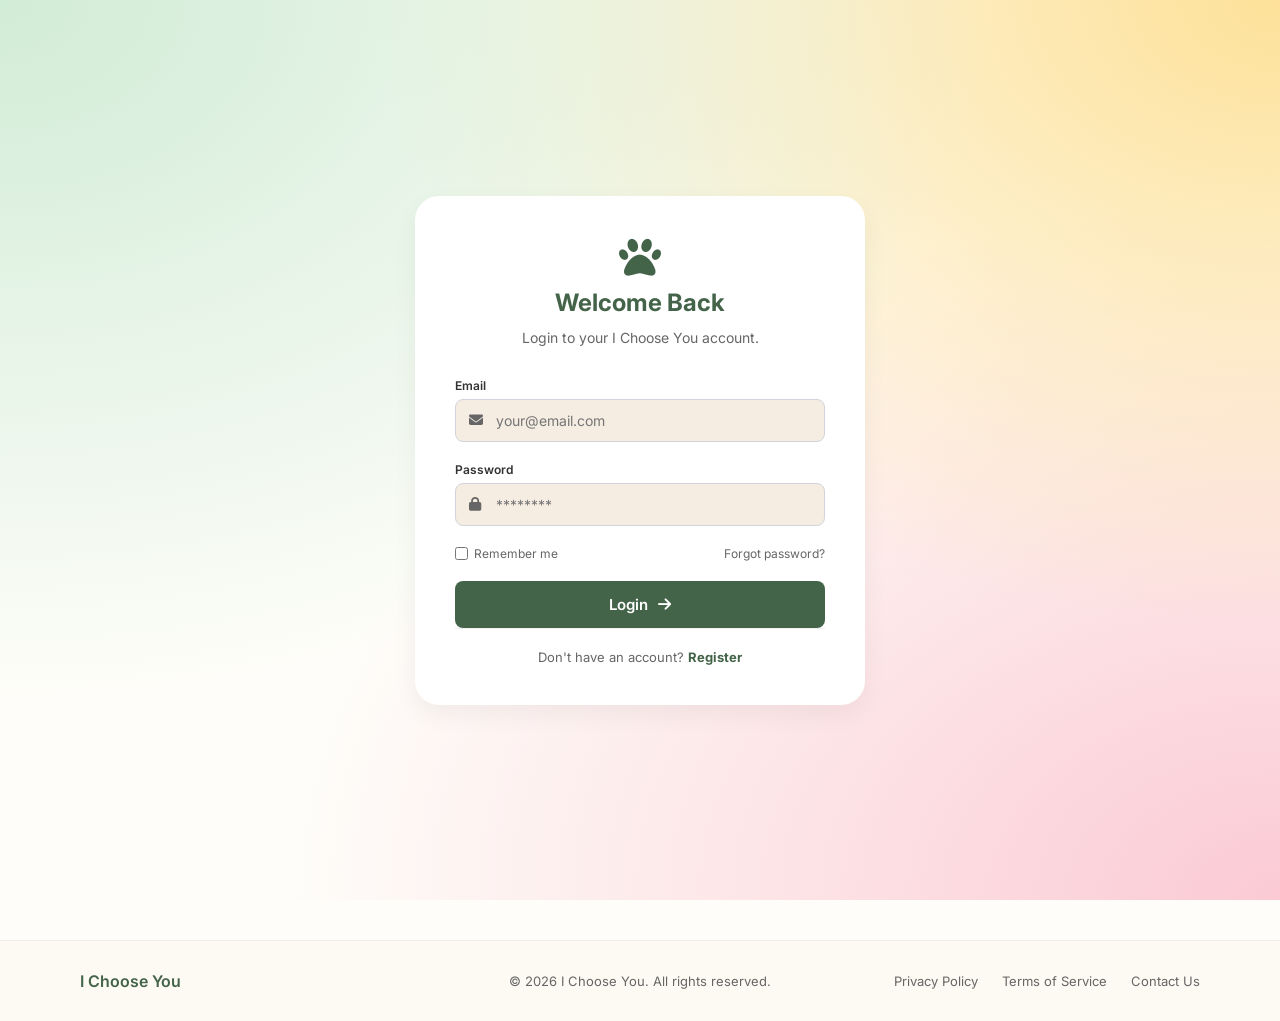
<file: index.html>
<!DOCTYPE html>
<html lang="en">
<head>
    <meta charset="UTF-8">
    <meta name="viewport" content="width=device-width, initial-scale=1.0">
    <title>Login | I Choose You</title>
    <link rel="stylesheet" href="style.css">
    <link rel="stylesheet" href="https://cdnjs.cloudflare.com/ajax/libs/font-awesome/6.4.0/css/all.min.css">
    <link href="https://fonts.googleapis.com/css2?family=Inter:wght@400;500;600;700&display=swap" rel="stylesheet">
</head>
<body>

    <div class="page-background">
        <div class="auth-card">
            
            <div class="header">
                <i class="fa-solid fa-paw paw-logo"></i>
                <h1>Welcome Back</h1>
                <p>Login to your I Choose You account.</p>
            </div>

            <form id="loginForm" novalidate>
                <div class="input-group">
                    <label for="email">Email</label>
                    <div class="input-wrapper">
                        <i class="fa-solid fa-envelope icon"></i>
                        <input type="email" id="email" placeholder="your@email.com">
                    </div>
                    <small class="error-message"></small>
                </div>

                <div class="input-group">
                    <label for="password">Password</label>
                    <div class="input-wrapper">
                        <i class="fa-solid fa-lock icon"></i>
                        <input type="password" id="password" placeholder="********">
                    </div>
                    <small class="error-message"></small>
                </div>

                <div class="options-row">
                    <label class="remember-me">
                        <input type="checkbox" id="rememberMe">
                        <span>Remember me</span>
                    </label>
                    <a href="#" class="forgot-password">Forgot password?</a>
                </div>

                <button type="submit" class="auth-btn">
                    Login <i class="fa-solid fa-arrow-right"></i>
                </button>
            </form>

            <div class="footer">
                <p>Don't have an account? <a href="register.html">Register</a></p>
            </div>

        </div>
    </div>
    <footer class="site-footer">
        <div class="footer-content">
            <div class="footer-brand">I Choose You</div>
            
            <div class="footer-copyright">
                &copy; 2026 I Choose You. All rights reserved.
            </div>
            
            <div class="footer-links">
                <a href="#">Privacy Policy</a>
                <a href="#">Terms of Service</a>
                <a href="#">Contact Us</a>
            </div>
        </div>
    </footer>
    <script src="js/login.js"></script>
</body>
</html>
</file>
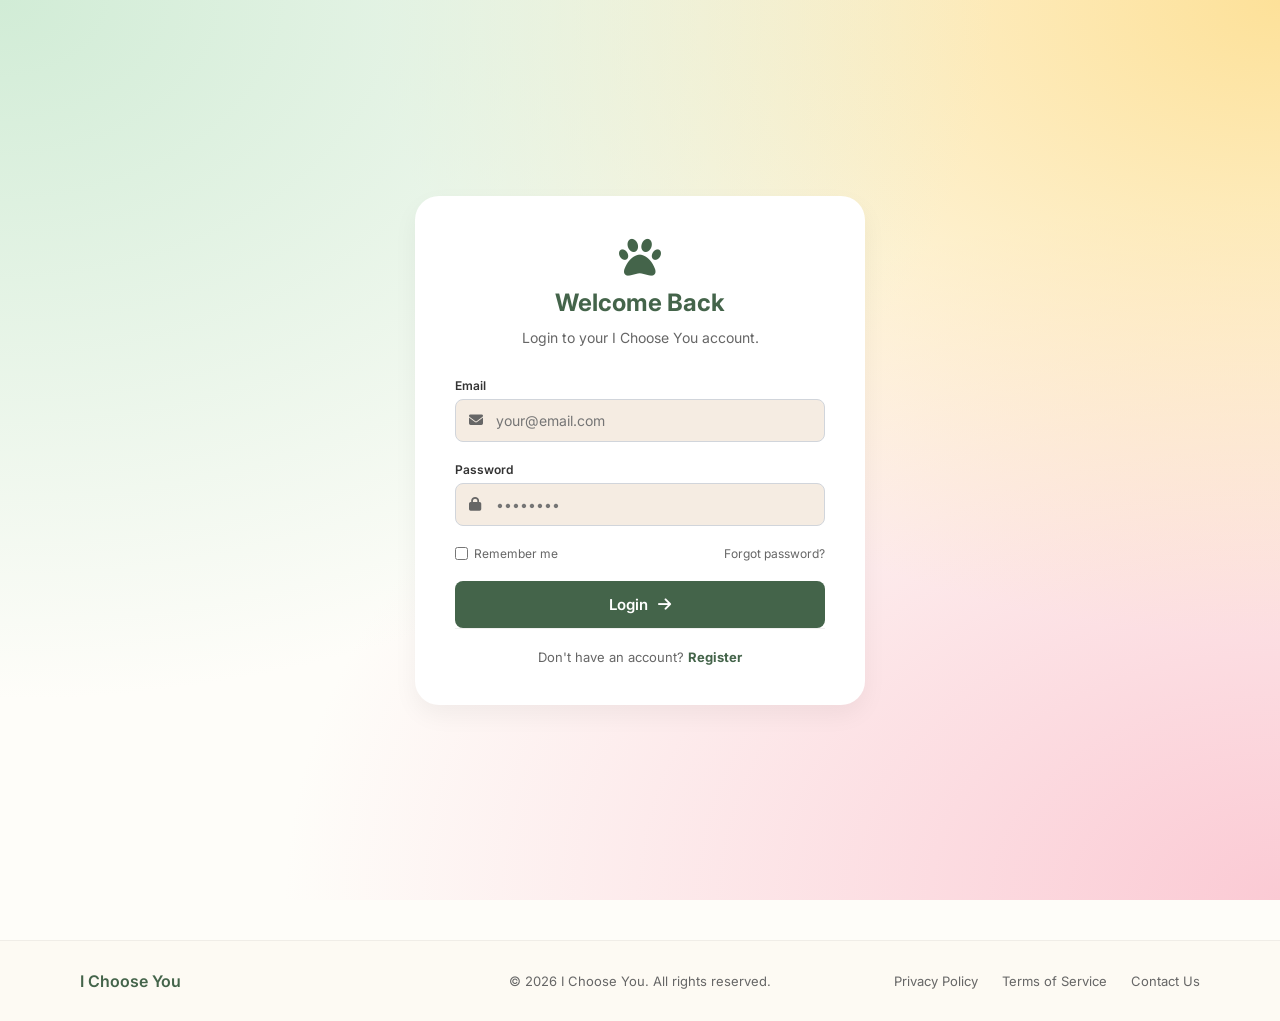
<file: html/index.html>
<!DOCTYPE html>
<html lang="en">
<head>
    <meta charset="UTF-8">
    <meta name="viewport" content="width=device-width, initial-scale=1.0">
    <title>Login | I Choose You</title>
    <link rel="stylesheet" href="../style.css">
    <link rel="stylesheet" href="https://cdnjs.cloudflare.com/ajax/libs/font-awesome/6.4.0/css/all.min.css">
    <link href="https://fonts.googleapis.com/css2?family=Inter:wght@400;500;600;700&display=swap" rel="stylesheet">
</head>
<body>

    <div class="page-background">
        <div class="auth-card">
            
            <div class="header">
                <i class="fa-solid fa-paw paw-logo"></i>
                <h1>Welcome Back</h1>
                <p>Login to your I Choose You account.</p>
            </div>

            <form id="loginForm" novalidate>
                <div class="input-group">
                    <label for="email">Email</label>
                    <div class="input-wrapper">
                        <i class="fa-solid fa-envelope icon"></i>
                        <input type="email" id="email" placeholder="your@email.com">
                    </div>
                    <small class="error-message"></small>
                </div>

                <div class="input-group">
                    <label for="password">Password</label>
                    <div class="input-wrapper">
                        <i class="fa-solid fa-lock icon"></i>
                        <input type="password" id="password" placeholder="••••••••">
                    </div>
                    <small class="error-message"></small>
                </div>

                <div class="options-row">
                    <label class="remember-me">
                        <input type="checkbox" id="rememberMe">
                        <span>Remember me</span>
                    </label>
                    <a href="#" class="forgot-password">Forgot password?</a>
                </div>

                <button type="submit" class="auth-btn">
                    Login <i class="fa-solid fa-arrow-right"></i>
                </button>
            </form>

            <div class="footer">
                <p>Don't have an account? <a href="register.html">Register</a></p>
            </div>

        </div>
    </div>
    <footer class="site-footer">
        <div class="footer-content">
            <div class="footer-brand">I Choose You</div>
            
            <div class="footer-copyright">
                &copy; 2026 I Choose You. All rights reserved.
            </div>
            
            <div class="footer-links">
                <a href="#">Privacy Policy</a>
                <a href="#">Terms of Service</a>
                <a href="#">Contact Us</a>
            </div>
        </div>
    </footer>
    <script src="../js/login.js"></script>
</body>
</html>
</file>
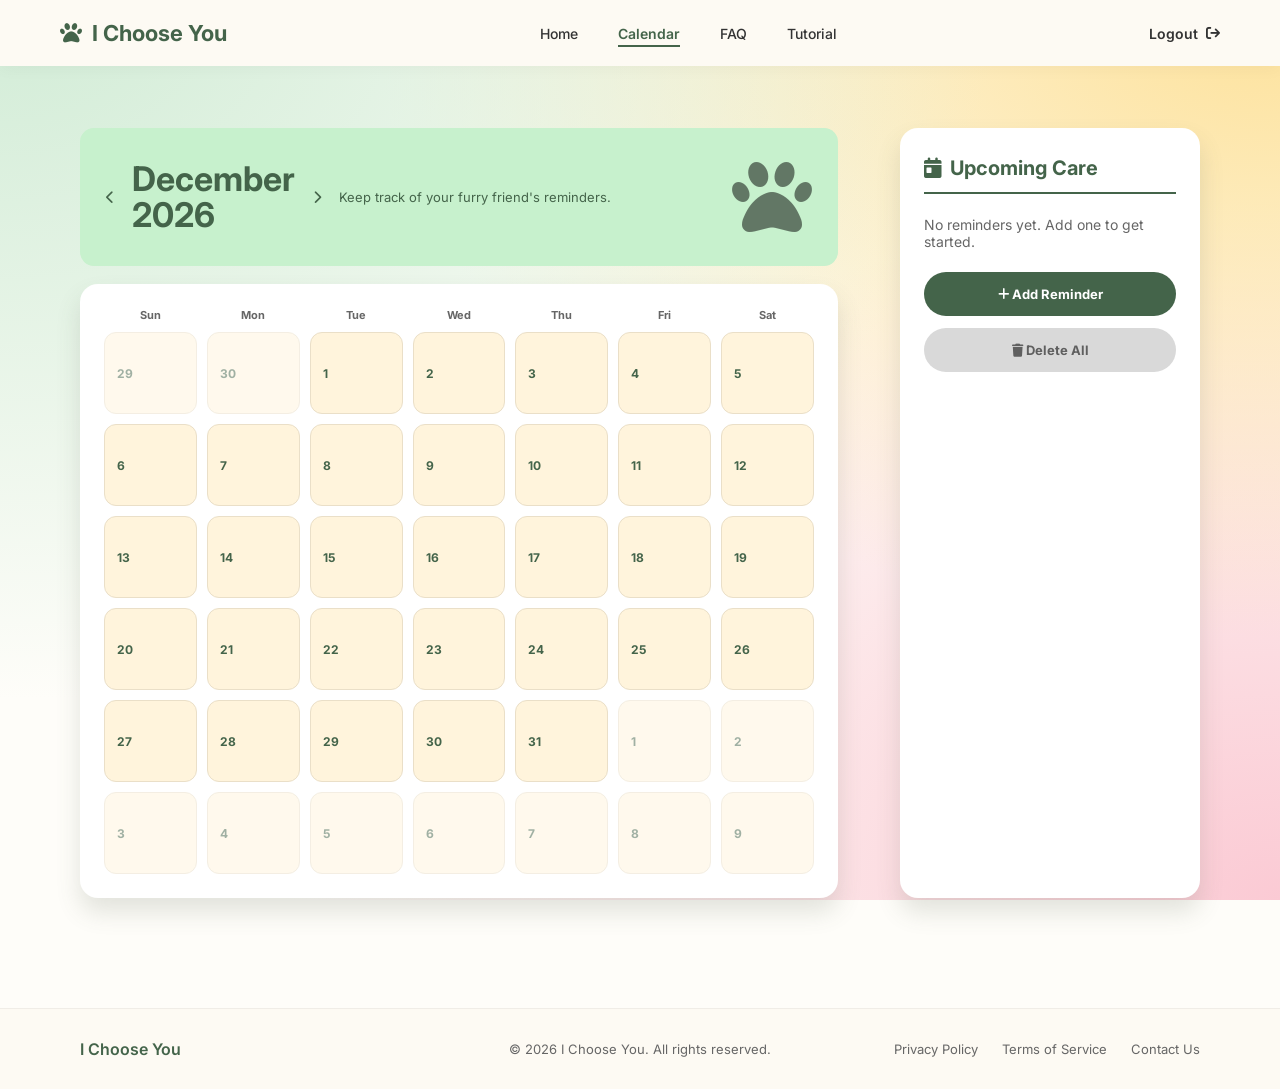
<file: calendar.html>
<!DOCTYPE html>
<html lang="en">
<head>
    <meta charset="UTF-8">
    <meta name="viewport" content="width=device-width, initial-scale=1.0">
    <title>Calendar | I Choose You</title>
    <link rel="stylesheet" href="style.css">
    <link rel="stylesheet" href="https://cdnjs.cloudflare.com/ajax/libs/font-awesome/6.4.0/css/all.min.css">
    <link href="https://fonts.googleapis.com/css2?family=Inter:wght@400;500;600;700;800&display=swap" rel="stylesheet">
</head>
<body class="dashboard-layout">

    <nav class="top-nav">
        <div class="nav-logo">
            <i class="fa-solid fa-paw"></i>
            <span>I Choose You</span>
        </div>
        
        <button class="nav-toggle" id="navToggle">
            <i class="fa-solid fa-bars"></i>
        </button>

        <ul class="nav-links" id="navLinks">
            <li><a href="home.html">Home</a></li>
            <li><a href="calendar.html" class="active">Calendar</a></li>
            <li><a href="faq.html">FAQ</a></li>
            <li><a href="#">Tutorial</a></li>
            <li class="logout-mobile">
                <a href="index.html" class="logoutBtn">Logout <i class="fa-solid fa-arrow-right-from-bracket"></i></a>
            </li>
        </ul>
        <div class="nav-logout">
            <a href="index.html" class="logoutBtn">Logout <i class="fa-solid fa-arrow-right-from-bracket"></i></a>
        </div>
    </nav>

    <main class="calendar-page">
        <section class="calendar-panel">
            <div class="month-banner">
                <button type="button" class="month-arrow" id="prevMonthBtn" aria-label="Previous month">
                    <i class="fa-solid fa-chevron-left"></i>
                </button>

                <div class="month-title">
                    <h1 id="monthYearDisplay">Current Month</h1>
                </div>

                <button type="button" class="month-arrow" id="nextMonthBtn" aria-label="Next month">
                    <i class="fa-solid fa-chevron-right"></i>
                </button>

                <p>Keep track of your furry friend's reminders.</p>
                <i class="fa-solid fa-paw" style="font-size: 80px; opacity: 0.50; color: currentColor;"></i>
            </div>

            <div class="calendar-card">
                <div class="weekday-row">
                    <span>Sun</span>
                    <span>Mon</span>
                    <span>Tue</span>
                    <span>Wed</span>
                    <span>Thu</span>
                    <span>Fri</span>
                    <span>Sat</span>
                </div>

                <div class="date-grid" id="dateGrid"></div>
            </div>
        </section>

        <aside class="care-card">
            <h2><i class="fa-solid fa-calendar-day"></i> Upcoming Care</h2>

            <div class="care-list" id="careList">
                
            </div>

            <button type="button" class="add-event-btn" id="openReminderFormBtn">
                <i class="fa-solid fa-plus"></i> Add Reminder
            </button>

            <button type="button" class="add-event-btn delete-all-btn" id="deleteAllRemindersBtn">
                <i class="fa-solid fa-trash"></i> Delete All
            </button>
        </aside>
        <div id="remindersModal" class="modal-overlay">
            <div class="modal-content add-event-modal-content">
                <div class="edit-modal-header">
                    <h2>Add Reminder</h2>
                    <button class="close-modal-btn" id="closeRemindersBtn">
                        <i class="fa-solid fa-xmark"></i>
                    </button>
                </div>

                <div class="modal-body edit-modal-body">
                    <form id="reminderForm">
                        <div class="input-group">
                            <label>Reminder Source</label>
                            <div class="animal-type-selector">
                                <label>
                                    <input type="radio" name="reminderSource" value="vaccine" checked>
                                    <span><i class="fa-solid fa-syringe" style="margin-right: 4px;"></i> Vaccine</span>
                                </label>
                                <label>
                                    <input type="radio" name="reminderSource" value="feeding">
                                    <span><i class="fa-solid fa-utensils" style="margin-right: 4px;"></i> Feeding</span>
                                </label>
                                <label>
                                    <input type="radio" name="reminderSource" value="grooming">
                                    <span><i class="fa-solid fa-scissors" style="margin-right: 4px;"></i> Grooming</span>
                                </label>
                                <label>
                                    <input type="radio" name="reminderSource" value="other">
                                    <span><i class="fa-solid fa-ellipsis" style="margin-right: 4px;"></i> Other</span>
                                </label>
                            </div>
                        </div>

                        <div class="input-group">
                            <label>Reminder Title</label>
                            <div class="input-wrapper">
                                <i class="fa-solid fa-pen icon"></i>
                                <input type="text" id="reminderTitle" placeholder="Reminder name">
                            </div>
                            <small class="error-message" id="reminderTitleError"></small>
                        </div>

                        <div class="form-row">
                            <div class="input-group">
                                <label>Due Date</label>
                                <div class="input-wrapper">
                                    <input type="date" id="reminderDueDate">
                                </div>
                                <small class="error-message" id="reminderDueDateError"></small>
                            </div>
                            <div class="input-group">
                                <label>Time</label>
                                <div class="input-wrapper">
                                    <input type="time" id="reminderDueTime">
                                </div>
                            </div>
                        </div>

                        <div class="input-group">
                            <label>Repeat</label>
                            <div class="input-wrapper">
                                <select id="reminderRepeat" class="custom-select">
                                    <option value="once">One time</option>
                                    <option value="daily">Daily</option>
                                    <option value="weekly">Weekly</option>
                                    <option value="monthly">Monthly</option>
                                </select>
                            </div>
                        </div>

                        <div class="input-group" id="reminderSlotWrap" style="display:none;">
                            <label>Feeding Slot</label>
                            <div class="animal-type-selector">
                                <label>
                                    <input type="radio" name="feedingSlot" value="morning" checked>
                                    <span>Morning</span>
                                </label>
                                <label>
                                    <input type="radio" name="feedingSlot" value="evening">
                                    <span>Evening</span>
                                </label>
                            </div>
                        </div>

                        <div class="input-group" id="groomingKindWrap" style="display:none;">
                            <label>Grooming Type</label>
                            <div class="input-wrapper">
                                <select id="groomingKind" class="custom-select">
                                    <option value="Brushing">Brushing</option>
                                    <option value="Bathing">Bathing</option>
                                    <option value="Nail Trimming">Nail Trimming</option>
                                    <option value="Teeth Cleaning">Teeth Cleaning</option>
                                </select>
                            </div>
                        </div>
                    </form>
                </div>

                <div class="edit-modal-footer">
                    <button type="button" class="btn-cancel" id="cancelReminderFormBtn">Cancel</button>
                    <button type="button" class="btn-save" id="saveReminderBtn">Got it</button>
                </div>
            </div>
        </div>

    </main>

    <div id="deleteReminderModal" class="modal-overlay">
        <div class="modal-content" style="max-width: 420px; text-align: center; padding: 40px;">
            <div class="modal-icon" style="background: #ffebeb; margin: 0 auto 18px auto;">
                <i class="fa-solid fa-trash" style="color: #d9534f;"></i>
            </div>
            <h2 style="font-size: 20px; margin-bottom: 10px;">Delete Reminder?</h2>
            <p style="color: var(--text-muted); font-size: 14px; line-height: 1.6; margin-bottom: 28px;">
                Are you sure you want to delete <strong id="deleteReminderName"></strong>?
                This action cannot be undone.
            </p>
            <div style="display: flex; gap: 12px; justify-content: center;">
                <button class="btn-cancel" id="cancelDeleteReminderBtn">Cancel</button>
                <button class="btn-save" id="confirmDeleteReminderBtn" style="background: #d9534f; border-color: #d9534f;">Delete</button>
            </div>
        </div>
    </div>

    <div id="deleteAllRemindersModal" class="modal-overlay">
        <div class="modal-content" style="max-width: 420px; text-align: center; padding: 40px;">
            <div class="modal-icon" style="background: #ffebeb; margin: 0 auto 18px auto;">
                <i class="fa-solid fa-trash" style="color: #d9534f;"></i>
            </div>
            <h2 style="font-size: 20px; margin-bottom: 10px;">Delete All Reminders?</h2>
            <p style="color: var(--text-muted); font-size: 14px; line-height: 1.6; margin-bottom: 28px;">
                This will remove every reminder. This action cannot be undone.
            </p>
            <div style="display: flex; gap: 12px; justify-content: center;">
                <button class="btn-cancel" id="cancelDeleteAllRemindersBtn">Cancel</button>
                <button class="btn-save" id="confirmDeleteAllRemindersBtn" style="background: #d9534f; border-color: #d9534f;">Delete All</button>
            </div>
        </div>
    </div>

    <footer class="site-footer">
        <div class="footer-content">
            <div class="footer-brand">I Choose You</div>
            
            <div class="footer-copyright">
                &copy; 2026 I Choose You. All rights reserved.
            </div>
            
            <div class="footer-links">
                <a href="#">Privacy Policy</a>
                <a href="#">Terms of Service</a>
                <a href="#">Contact Us</a>
            </div>
        </div>
    </footer>
    <script src="js/calendar.js"></script>
    <script src="js/tutorial.js"></script>
</body>
</html>
</file>
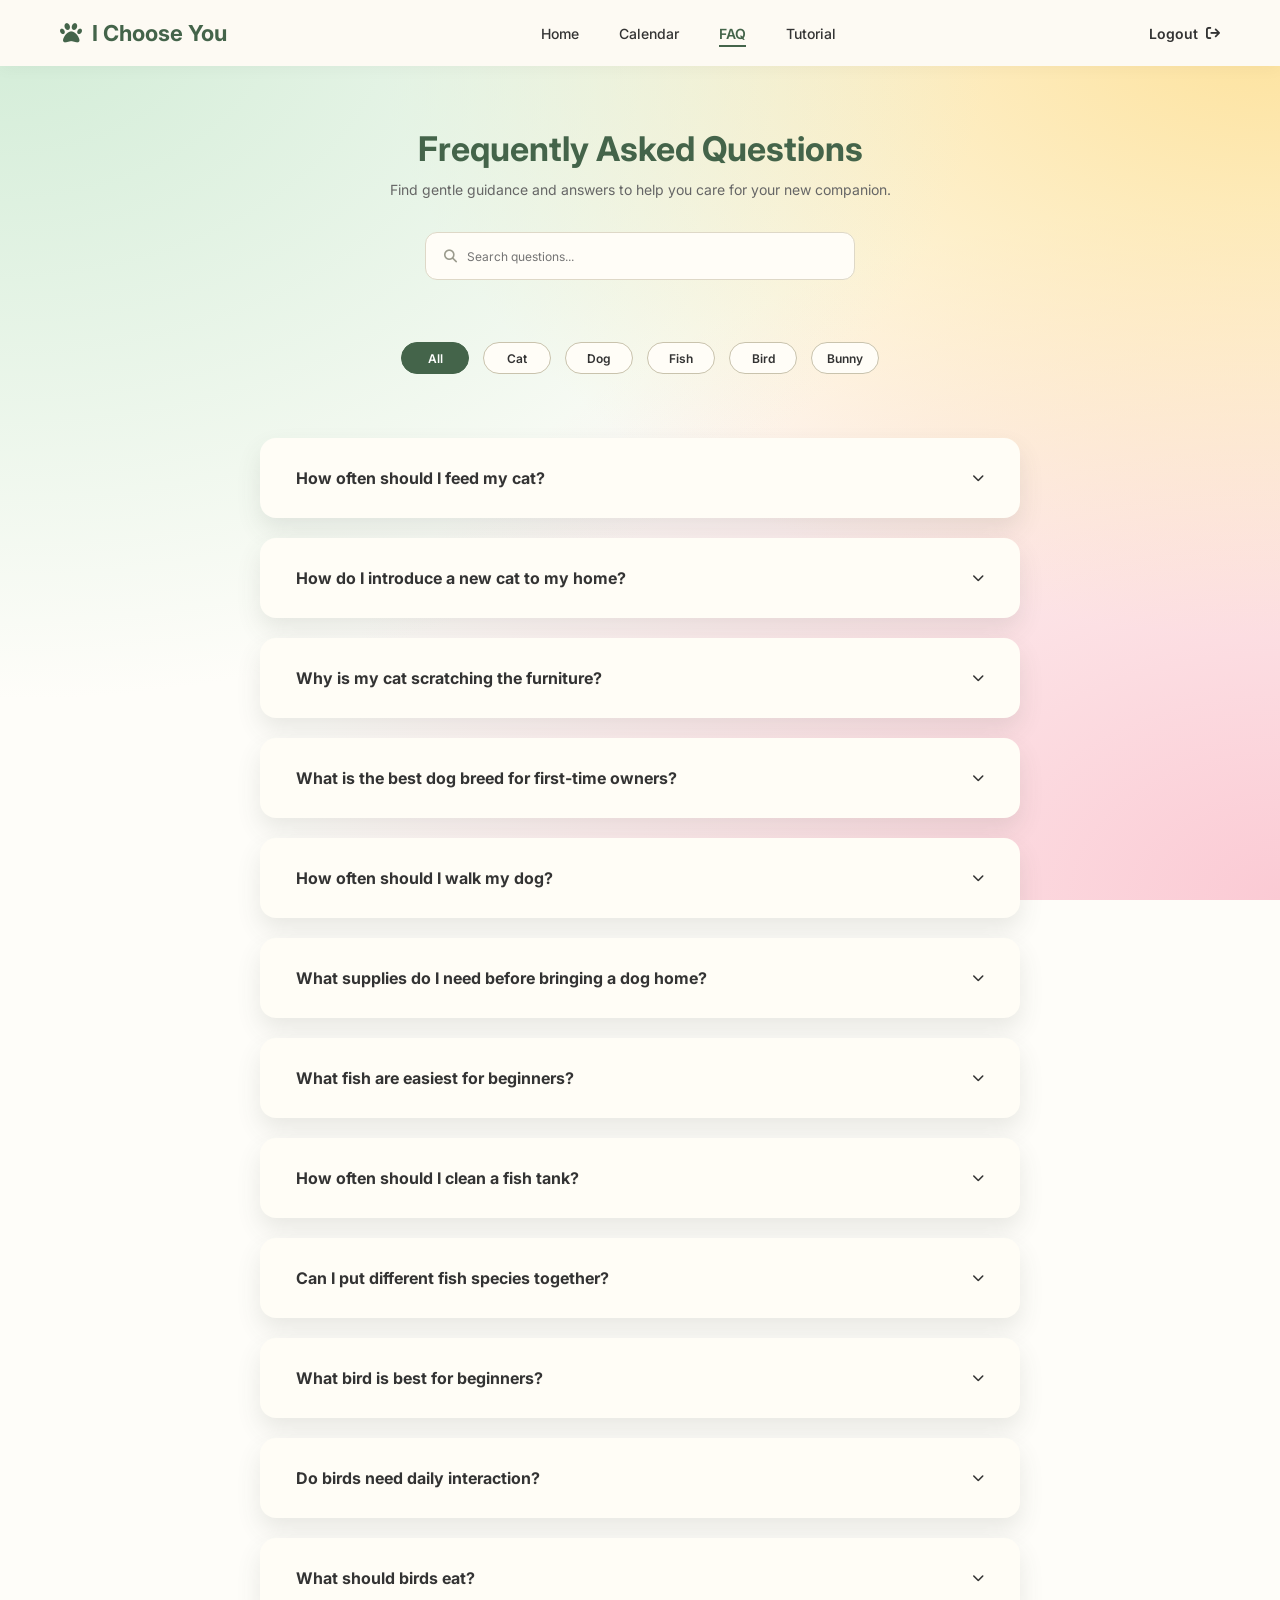
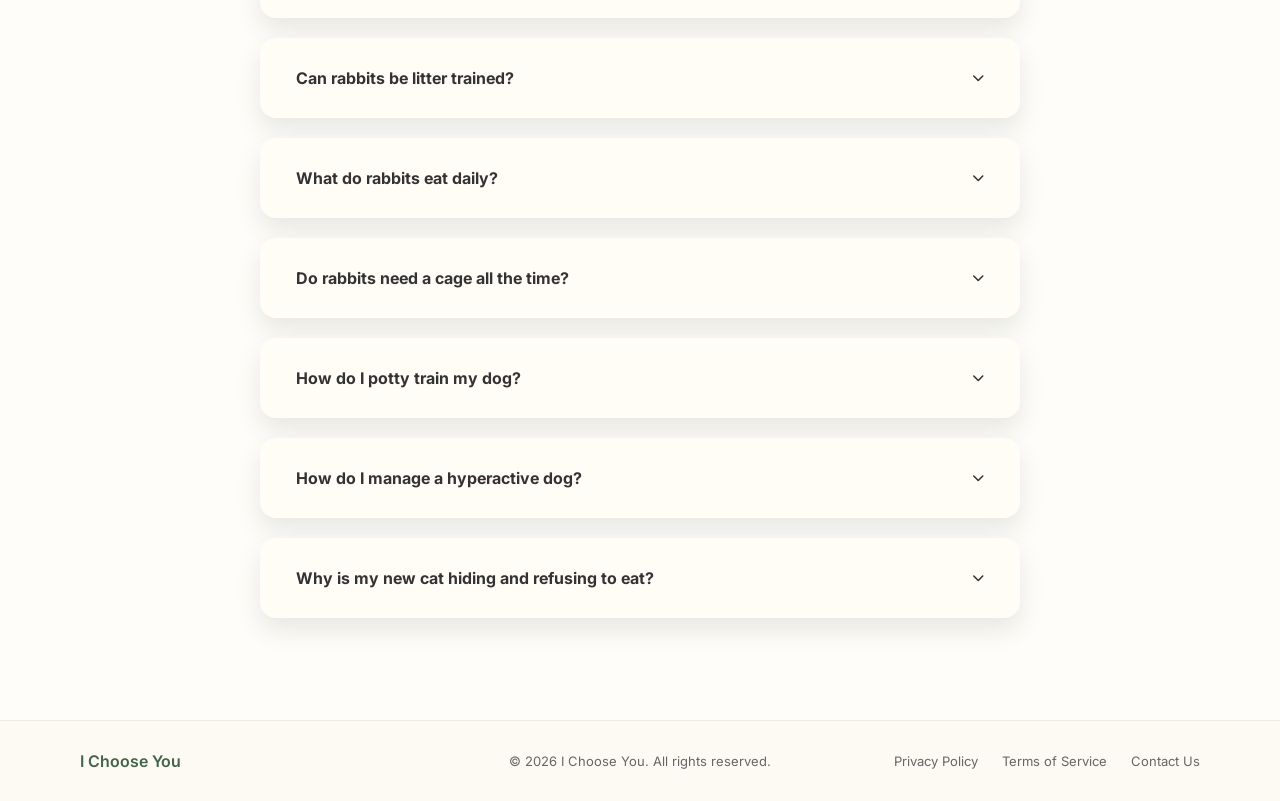
<file: faq.html>
<!DOCTYPE html>
<html lang="en">
<head>
    <meta charset="UTF-8">
    <meta name="viewport" content="width=device-width, initial-scale=1.0">
    <title>FAQ | I Choose You</title>
    <link rel="stylesheet" href="style.css">
    <link rel="stylesheet" href="https://cdnjs.cloudflare.com/ajax/libs/font-awesome/6.4.0/css/all.min.css">
    <link href="https://fonts.googleapis.com/css2?family=Inter:wght@400;500;600;700&display=swap" rel="stylesheet">
    <style>
        /* Ensure search icon + input sit inline correctly */
        .faq-search {
            display: flex;
            align-items: center;
            gap: 10px;
        }
        .faq-search i {
            flex-shrink: 0;
            line-height: 1;
        }
        .faq-search input {
            flex: 1;
            min-width: 0;
        }
    </style>
</head>
<body class="dashboard-layout">

    <nav class="top-nav">
        <div class="nav-logo">
            <i class="fa-solid fa-paw"></i>
            <span>I Choose You</span>
        </div>
        
        <button class="nav-toggle" id="navToggle">
            <i class="fa-solid fa-bars"></i>
        </button>

        <ul class="nav-links" id="navLinks">
            <li><a href="home.html">Home</a></li>
            <li><a href="calendar.html">Calendar</a></li>
            <li><a href="faq.html" class="active">FAQ</a></li>
            <li><a href="#">Tutorial</a></li>
            <li class="logout-mobile">
                <a href="index.html" class="logoutBtn">Logout <i class="fa-solid fa-arrow-right-from-bracket"></i></a>
            </li>
        </ul>
        <div class="nav-logout">
            <a href="index.html" class="logoutBtn">Logout <i class="fa-solid fa-arrow-right-from-bracket"></i></a>
        </div>
    </nav>

    <main class="faq-page">
        <section class="faq-intro">
            <h1>Frequently Asked Questions</h1>
            <p>Find gentle guidance and answers to help you care for your new companion.</p>

            <div class="faq-search">
                <i class="fa-solid fa-magnifying-glass"></i>
                <input type="search" id="faqSearch" placeholder="Search questions...">
            </div>

            <div class="faq-categories">
                <button type="button" class="category-btn active" data-category="all">All</button>
                <button type="button" class="category-btn" data-category="cat">Cat</button>
                <button type="button" class="category-btn" data-category="dog">Dog</button>
                <button type="button" class="category-btn" data-category="fish">Fish</button>
                <button type="button" class="category-btn" data-category="bird">Bird</button>
                <button type="button" class="category-btn" data-category="bunny">Bunny</button>
            </div>
        </section>

        <section class="faq-list">

            <!-- Cat FAQs -->
            <div class="faq-item" data-category="cat">
                <button type="button" class="faq-question">
                    <span>How often should I feed my cat?</span>
                    <i class="fa-solid fa-chevron-down"></i>
                </button>
                <p class="faq-answer">Most adult cats do well with two measured meals a day. Kittens usually need smaller meals more often.</p>
            </div>

            <div class="faq-item" data-category="cat">
                <button type="button" class="faq-question">
                    <span>How do I introduce a new cat to my home?</span>
                    <i class="fa-solid fa-chevron-down"></i>
                </button>
                <p class="faq-answer">Start with one quiet room, let your cat explore slowly, and keep food, water, litter, and hiding spots easy to reach.</p>
            </div>

            <div class="faq-item" data-category="cat">
                <button type="button" class="faq-question">
                    <span>Why is my cat scratching the furniture?</span>
                    <i class="fa-solid fa-chevron-down"></i>
                </button>
                <p class="faq-answer">Scratching is natural. Offer sturdy scratchers near favorite furniture and reward your cat when they use them.</p>
            </div>

            <!-- Dog FAQs -->
            <div class="faq-item" data-category="dog">
                <button type="button" class="faq-question">
                    <span>What is the best dog breed for first-time owners?</span>
                    <i class="fa-solid fa-chevron-down"></i>
                </button>
                <p class="faq-answer">Friendly and easy-to-train breeds like Golden Retrievers, Labradors, Poodles, and Cavalier King Charles Spaniels are popular choices.</p>
            </div>

            <div class="faq-item" data-category="dog">
                <button type="button" class="faq-question">
                    <span>How often should I walk my dog?</span>
                    <i class="fa-solid fa-chevron-down"></i>
                </button>
                <p class="faq-answer">Most dogs need at least 1–2 walks daily plus playtime and mental stimulation.</p>
            </div>

            <div class="faq-item" data-category="dog">
                <button type="button" class="faq-question">
                    <span>What supplies do I need before bringing a dog home?</span>
                    <i class="fa-solid fa-chevron-down"></i>
                </button>
                <p class="faq-answer">Food, water bowls, leash, collar, bed, toys, grooming tools, and a crate are common essentials.</p>
            </div>

            <!-- Fish FAQs -->
            <div class="faq-item" data-category="fish">
                <button type="button" class="faq-question">
                    <span>What fish are easiest for beginners?</span>
                    <i class="fa-solid fa-chevron-down"></i>
                </button>
                <p class="faq-answer">Betta fish, guppies, mollies, and goldfish are commonly recommended for new fish owners.</p>
            </div>

            <div class="faq-item" data-category="fish">
                <button type="button" class="faq-question">
                    <span>How often should I clean a fish tank?</span>
                    <i class="fa-solid fa-chevron-down"></i>
                </button>
                <p class="faq-answer">Partial water changes are usually done weekly, while full deep cleaning should be limited to avoid harming beneficial bacteria.</p>
            </div>

            <div class="faq-item" data-category="fish">
                <button type="button" class="faq-question">
                    <span>Can I put different fish species together?</span>
                    <i class="fa-solid fa-chevron-down"></i>
                </button>
                <p class="faq-answer">Some species are compatible, but others may fight or require different water conditions. Research before mixing fish.</p>
            </div>

            <!-- Bird FAQs -->
            <div class="faq-item" data-category="bird">
                <button type="button" class="faq-question">
                    <span>What bird is best for beginners?</span>
                    <i class="fa-solid fa-chevron-down"></i>
                </button>
                <p class="faq-answer">Budgies (parakeets) and cockatiels are beginner-friendly due to their manageable size and social nature.</p>
            </div>

            <div class="faq-item" data-category="bird">
                <button type="button" class="faq-question">
                    <span>Do birds need daily interaction?</span>
                    <i class="fa-solid fa-chevron-down"></i>
                </button>
                <p class="faq-answer">Yes, pet birds need social interaction, mental stimulation, and time outside the cage regularly.</p>
            </div>

            <div class="faq-item" data-category="bird">
                <button type="button" class="faq-question">
                    <span>What should birds eat?</span>
                    <i class="fa-solid fa-chevron-down"></i>
                </button>
                <p class="faq-answer">A balanced diet usually includes pellets, seeds, fresh fruits, and vegetables depending on the species.</p>
            </div>

            <!-- Bunny FAQs -->
            <div class="faq-item" data-category="bunny">
                <button type="button" class="faq-question">
                    <span>Can rabbits be litter trained?</span>
                    <i class="fa-solid fa-chevron-down"></i>
                </button>
                <p class="faq-answer">Yes, rabbits are generally easy to litter train with patience and consistency.</p>
            </div>

            <div class="faq-item" data-category="bunny">
                <button type="button" class="faq-question">
                    <span>What do rabbits eat daily?</span>
                    <i class="fa-solid fa-chevron-down"></i>
                </button>
                <p class="faq-answer">Hay should make up most of their diet, along with fresh vegetables and a small amount of pellets.</p>
            </div>

            <div class="faq-item" data-category="bunny">
                <button type="button" class="faq-question">
                    <span>Do rabbits need a cage all the time?</span>
                    <i class="fa-solid fa-chevron-down"></i>
                </button>
                <p class="faq-answer">Rabbits need space to exercise daily and should not stay confined in a cage 24/7.</p>
            </div>

            <div class="faq-item" data-category="dog">
                <button type="button" class="faq-question">
                    <span>How do I potty train my dog?</span>
                    <i class="fa-solid fa-chevron-down"></i>
                </button>
                <div class="faq-answer">
                    <p><i class="fa-solid fa-circle fa-2xs" aria-hidden="true"></i> <strong>Pick One Fixed Spot:</strong> Designate one specific area (outdoors or a pee pad) from day one. Never change it so your dog doesn’t get confused</p>
                    <p><i class="fa-solid fa-circle fa-2xs" aria-hidden="true"></i> <strong>Stick to a Schedule:</strong> Take them to the spot immediately after waking up, 15–30 minutes after eating/drinking, and after playtime</p>
                    <p><i class="fa-solid fa-circle fa-2xs" aria-hidden="true"></i> <strong>Use Positive Reinforcement:</strong> The moment they do their business in the right spot, reward them immediately with treats and praise</p>
                    <p><i class="fa-solid fa-circle fa-2xs" aria-hidden="true"></i> <strong>Clean Accidents Thoroughly:</strong> Use an enzymatic cleaner for accidents elsewhere. If the scent remains, your dog will think it's their designated bathroom</p>
                </div>
            </div>

            <div class="faq-item" data-category="dog">
                <button type="button" class="faq-question">
                    <span>How do I manage a hyperactive dog?</span>
                    <i class="fa-solid fa-chevron-down"></i>
                </button>
                <div class="faq-answer">
                    <p><i class="fa-solid fa-circle fa-2xs" aria-hidden="true"></i> <strong>Increase Physical Exercise:</strong> Go beyond short walks. Incorporate running, fetching, or swimming to properly burn off physical energy</p>
                    <p><i class="fa-solid fa-circle fa-2xs" aria-hidden="true"></i> <strong>Provide Mental Stimulation:</strong> Mental workouts tire dogs out just as much as physical ones. Use puzzle toys, snuffle mats, or chew toys to keep their brains busy</p>
                    <p><i class="fa-solid fa-circle fa-2xs" aria-hidden="true"></i> <strong>Practice Obedience Training:</strong> Spend 10–15 minutes a day practicing basic commands like "Sit", "Down", and especially "Stay". This teaches them focus and self-control</p>
                    <p><i class="fa-solid fa-circle fa-2xs" aria-hidden="true"></i> <strong>Ignore Attention-Seeking Behavior:</strong> If your dog jumps or barks excessively, ignore them entirely. Only reward them with affection when they are completely calm</p>
                </div>
            </div>

            <div class="faq-item" data-category="cat">
                <button type="button" class="faq-question">
                    <span>Why is my new cat hiding and refusing to eat?</span>
                    <i class="fa-solid fa-chevron-down"></i>
                </button>
                <div class="faq-answer">
                    <p>
                        This is a completely natural response to environmental adaptation stress. Cats are territorial animal, entering a new home means losing their familiar scents and territory, making them feel highly insecure.
                    </p>
                </div>
            </div>

        </section>
    </main>
    <footer class="site-footer">
        <div class="footer-content">
            <div class="footer-brand">I Choose You</div>
            
            <div class="footer-copyright">
                &copy; 2026 I Choose You. All rights reserved.
            </div>
            
            <div class="footer-links">
                <a href="#">Privacy Policy</a>
                <a href="#">Terms of Service</a>
                <a href="#">Contact Us</a>
            </div>
        </div>
    </footer>
    <script src="js/faq.js"></script>
    <script src="js/tutorial.js"></script>
</body>
</html>
</file>
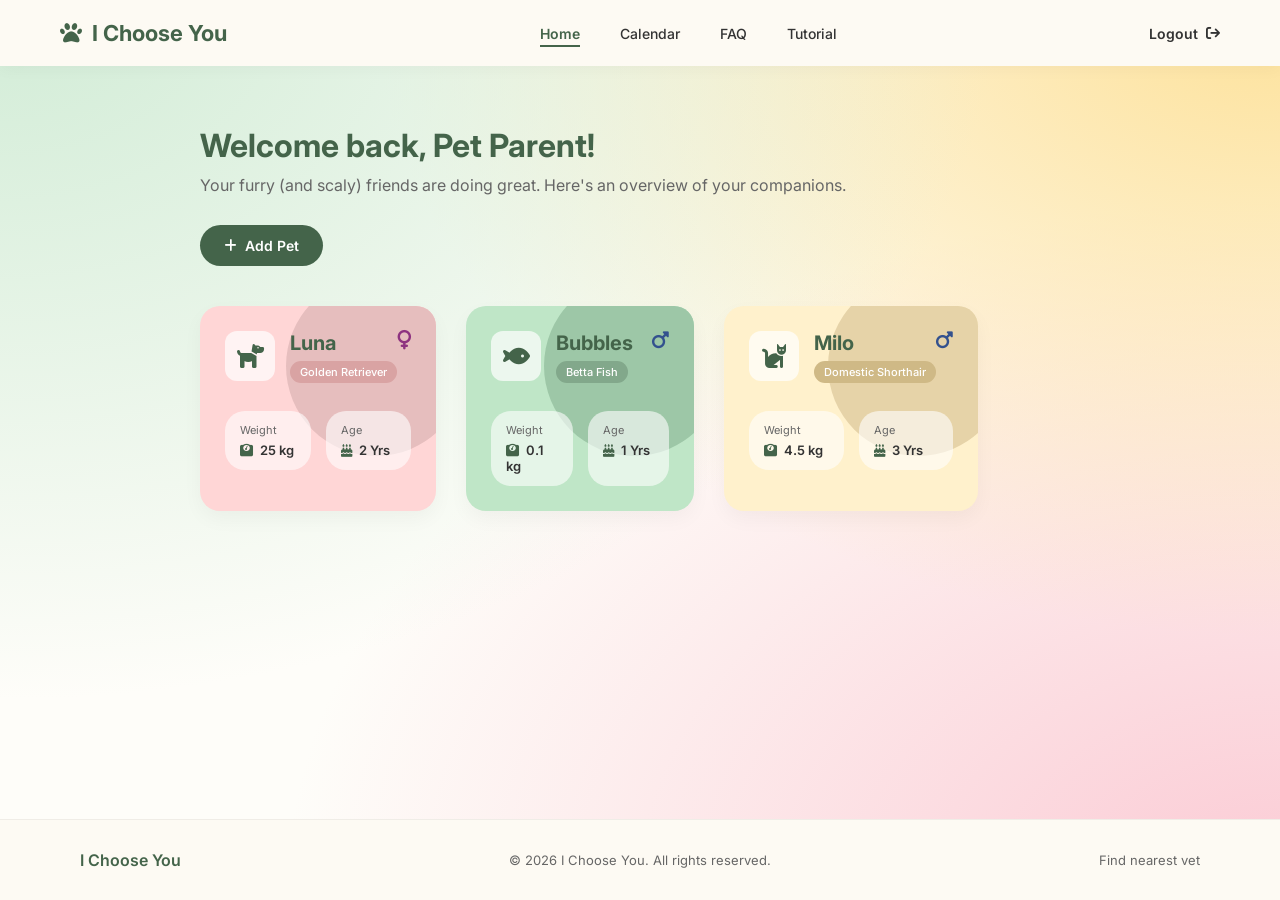
<file: home.html>
<!DOCTYPE html>
<html lang="en">
<head>
    <meta charset="UTF-8">
    <meta name="viewport" content="width=device-width, initial-scale=1.0">
    <title>Home | I Choose You</title>
    <link rel="stylesheet" href="style.css">
    <link rel="stylesheet" href="https://cdnjs.cloudflare.com/ajax/libs/font-awesome/6.4.0/css/all.min.css">
    <link href="https://fonts.googleapis.com/css2?family=Inter:wght@400;500;600;700&display=swap" rel="stylesheet">
</head>
<body class="dashboard-layout">
    <nav class="top-nav">
        <div class="nav-logo">
            <i class="fa-solid fa-paw"></i>
            <span>I Choose You</span>
        </div>
        
        <button class="nav-toggle" id="navToggle">
            <i class="fa-solid fa-bars"></i>
        </button>

        <ul class="nav-links" id="navLinks">
            <li><a href="home.html" class="active">Home</a></li>
            <li><a href="calendar.html">Calendar</a></li>
            <li><a href="faq.html">FAQ</a></li>
            <li><a href="#">Tutorial</a></li>
            <li class="logout-mobile">
                <a href="index.html" class="logoutBtn">Logout <i class="fa-solid fa-arrow-right-from-bracket"></i></a>
            </li>
        </ul>
        <div class="nav-logout">
            <a href="index.html" class="logoutBtn">Logout <i class="fa-solid fa-arrow-right-from-bracket"></i></a>
        </div>
    </nav>

    <main class="main-content">
        <section class="welcome-section">
            <h1>Welcome back, <span id="displayUsername">Pet Parent</span>!</h1>
            <p>Your furry (and scaly) friends are doing great. Here's an overview of your companions.</p>
            <button class="add-pet-btn" id="addPetBtn">
                <i class="fa-solid fa-plus"></i> Add Pet
            </button>
        </section>

        <section class="pet-grid" id="petGrid">
        </section>
        
        <div id="addPetModal" class="modal-overlay">
            <div class="modal-content">
                <div class="modal-header">
                    <div class="modal-icon">
                        <i class="fa-solid fa-heart"></i>
                    </div>
                    <button class="close-modal-btn" id="closeModalBtn">
                        <i class="fa-solid fa-xmark"></i>
                    </button>
                </div>
                <div class="modal-body">
                    <h2>Add a New Friend</h2>
                    <p class="modal-subtitle">Tell us a little about the newest member of your family.</p>
                    <form id="addPetForm">
                        <div class="input-group">
                            <label>What is their name?</label>
                            <div class="input-wrapper">
                                <i class="fa-solid fa-pen icon"></i>
                                <input type="text" id="newPetName" placeholder="e.g. Bella, Charlie..." required>
                            </div>
                        </div>
                        <div class="input-group">
                            <label>What kind of animal are they?</label>
                            <div class="animal-type-selector">
                                <label>
                                    <input type="radio" name="animalType" value="Dog" checked>
                                    <span>Dog</span>
                                </label>
                                <label>
                                    <input type="radio" name="animalType" value="Cat">
                                    <span>Cat</span>
                                </label>
                                <label>
                                    <input type="radio" name="animalType" value="Fish">
                                    <span>Fish</span>
                                </label>
                                <label>
                                    <input type="radio" name="animalType" value="Bird">
                                    <span>Bird</span>
                                </label>
                                <label>
                                    <input type="radio" name="animalType" value="Bunny">
                                    <span>Bunny</span>
                                </label>
                            </div>
                        </div>
                        <div class="input-group">
                            <label>Species or Breed <span style="color: var(--text-muted); font-weight: 400;">(Optional)</span></label>
                            <div class="input-wrapper">
                                <input type="text" id="newPetBreed" placeholder="e.g. Golden Retriever, Siamese...">
                            </div>
                        </div>
                        <div class="form-row">
                            <div class="input-group">
                                <label>Weight (kg)</label>
                                <div class="input-wrapper">
                                    <input type="text" id="newPetWeight" placeholder="e.g. 2, 5..." required>
                                </div>
                            </div>
                            <div class="input-group">
                                <label>Age (Years)</label>
                                <div class="input-wrapper">
                                    <input type="text" id="newPetAge" placeholder="e.g. 2 , 4.5..." required>
                                </div>
                            </div>
                        </div>

                        <div class="input-group">
                            <label>Gender</label>
                            <div class="gender-options">
                                
                                <div class="input-wrapper">
                                    <input type="radio" id="female-gender" name="petGender" checked required value="Female">
                                    <label for="female-gender"><i class="fa-solid fa-venus"></i> Female</label>
                                </div>
                                <div class="input-wrapper">
                                    <input type="radio" id="male-gender" name="petGender" value="Male">
                                    <label for="male-gender"><i class="fa-solid fa-mars fa-s"></i> Male</label>
                                </div>
                            </div>
                        </div>

                        <div class="modal-footer">
                            <button type="button" class="btn-cancel" id="cancelPetBtn">Cancel</button>
                            <button type="submit" class="btn-save">Save Friend</button>
                        </div>
                    </form>
                </div>
            </div>
        </div>
        
    </main>
    <footer class="site-footer">
        <div class="footer-content">
            <div class="footer-brand">I Choose You</div>
            
            <div class="footer-copyright">
                &copy; 2026 I Choose You. All rights reserved.
            </div>
            
            <div class="footer-links">
                <a href="https://share.google/RPdLxKs9OOCQOUUrw" target="_blank">Find nearest vet</a>
            </div>
        </div>
    </footer>
    <script src="js/home.js"></script>
    <script src="js/tutorial.js"></script>
</body>
</html>
</file>
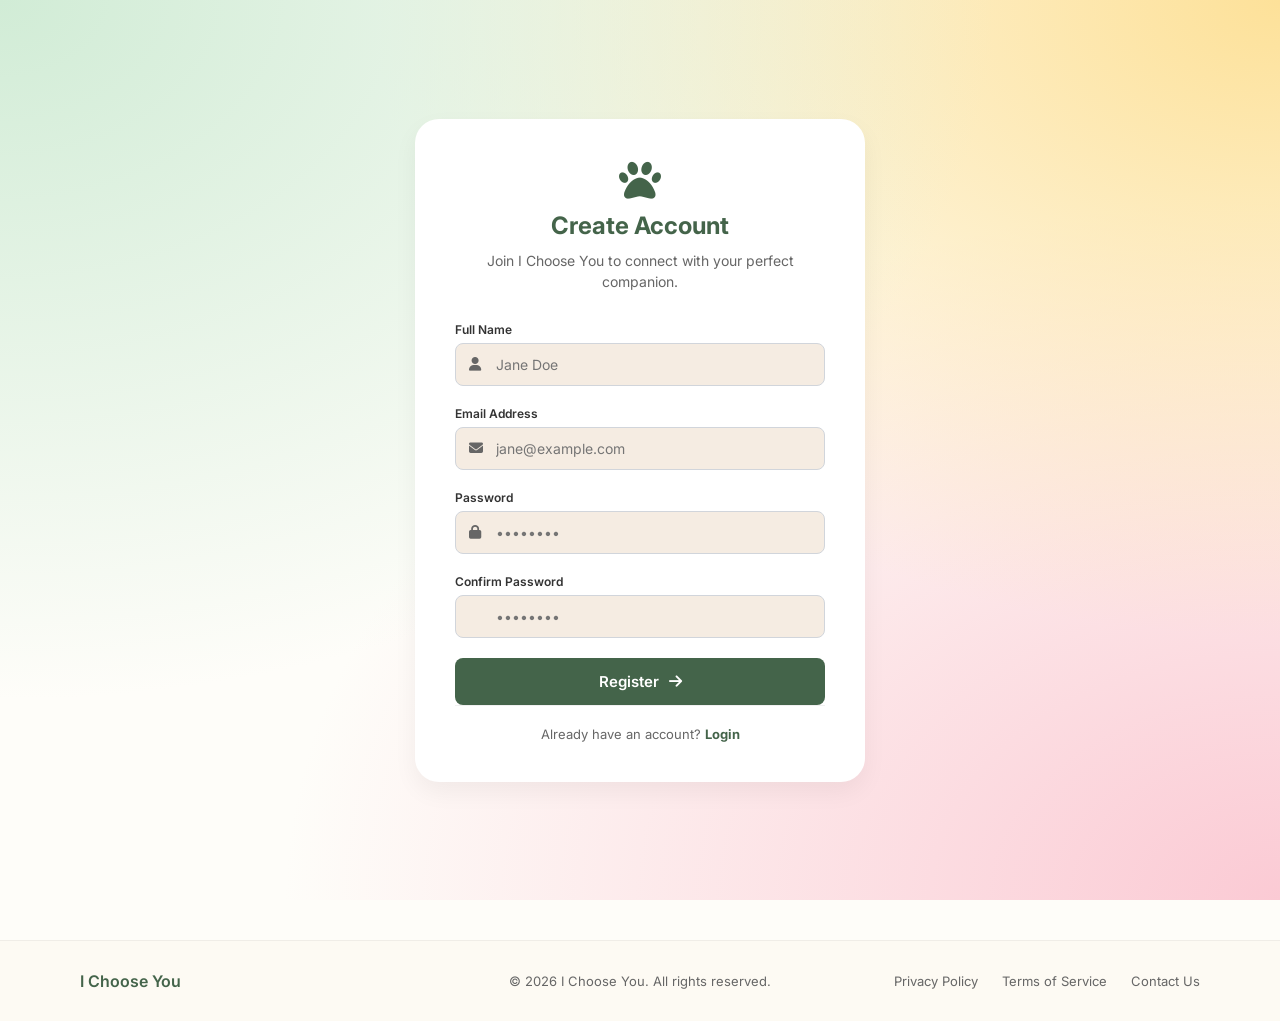
<file: register.html>
<!DOCTYPE html>
<html lang="en">
<head>
    <meta charset="UTF-8">
    <meta name="viewport" content="width=device-width, initial-scale=1.0">
    <title>Register | I Choose You</title>
    <link rel="stylesheet" href="style.css">
    <link rel="stylesheet" href="https://cdnjs.cloudflare.com/ajax/libs/font-awesome/6.4.0/css/all.min.css">
    <link href="https://fonts.googleapis.com/css2?family=Inter:wght@400;500;600;700&display=swap" rel="stylesheet">
</head>
<body>

    <div class="page-background">
        <div class="auth-card">
            
            <div class="header">
                <i class="fa-solid fa-paw paw-logo"></i>
                <h1>Create Account</h1>
                <p>Join I Choose You to connect with your perfect companion.</p>
            </div>

            <form id="registerForm" novalidate>
                <div class="input-group">
                    <label for="fullName">Full Name</label>
                    <div class="input-wrapper">
                        <i class="fa-solid fa-user icon"></i>
                        <input type="text" id="fullName" placeholder="Jane Doe">
                    </div>
                    <small class="error-message"></small>
                </div>

                <div class="input-group">
                    <label for="email">Email Address</label>
                    <div class="input-wrapper">
                        <i class="fa-solid fa-envelope icon"></i>
                        <input type="email" id="email" placeholder="jane@example.com">
                    </div>
                    <small class="error-message"></small>
                </div>

                <div class="input-group">
                    <label for="password">Password</label>
                    <div class="input-wrapper">
                        <i class="fa-solid fa-lock icon"></i>
                        <input type="password" id="password" placeholder="••••••••">
                    </div>
                    <small class="error-message"></small>
                </div>

                <div class="input-group">
                    <label for="confirmPassword">Confirm Password</label>
                    <div class="input-wrapper">
                        <i class="fa-solid fa-lock-rotate icon"></i>
                        <input type="password" id="confirmPassword" placeholder="••••••••">
                    </div>
                    <small class="error-message"></small>
                </div>

                <button type="submit" class="auth-btn">
                    Register <i class="fa-solid fa-arrow-right"></i>
                </button>
            </form>

            <div class="footer">
                <p>Already have an account? <a href="index.html">Login</a></p>
            </div>

        </div>
    </div>
    <footer class="site-footer">
        <div class="footer-content">
            <div class="footer-brand">I Choose You</div>
            
            <div class="footer-copyright">
                &copy; 2026 I Choose You. All rights reserved.
            </div>
            
            <div class="footer-links">
                <a href="#">Privacy Policy</a>
                <a href="#">Terms of Service</a>
                <a href="#">Contact Us</a>
            </div>
        </div>
    </footer>
    <script src="js/register.js"></script>
</body>
</html>
</file>
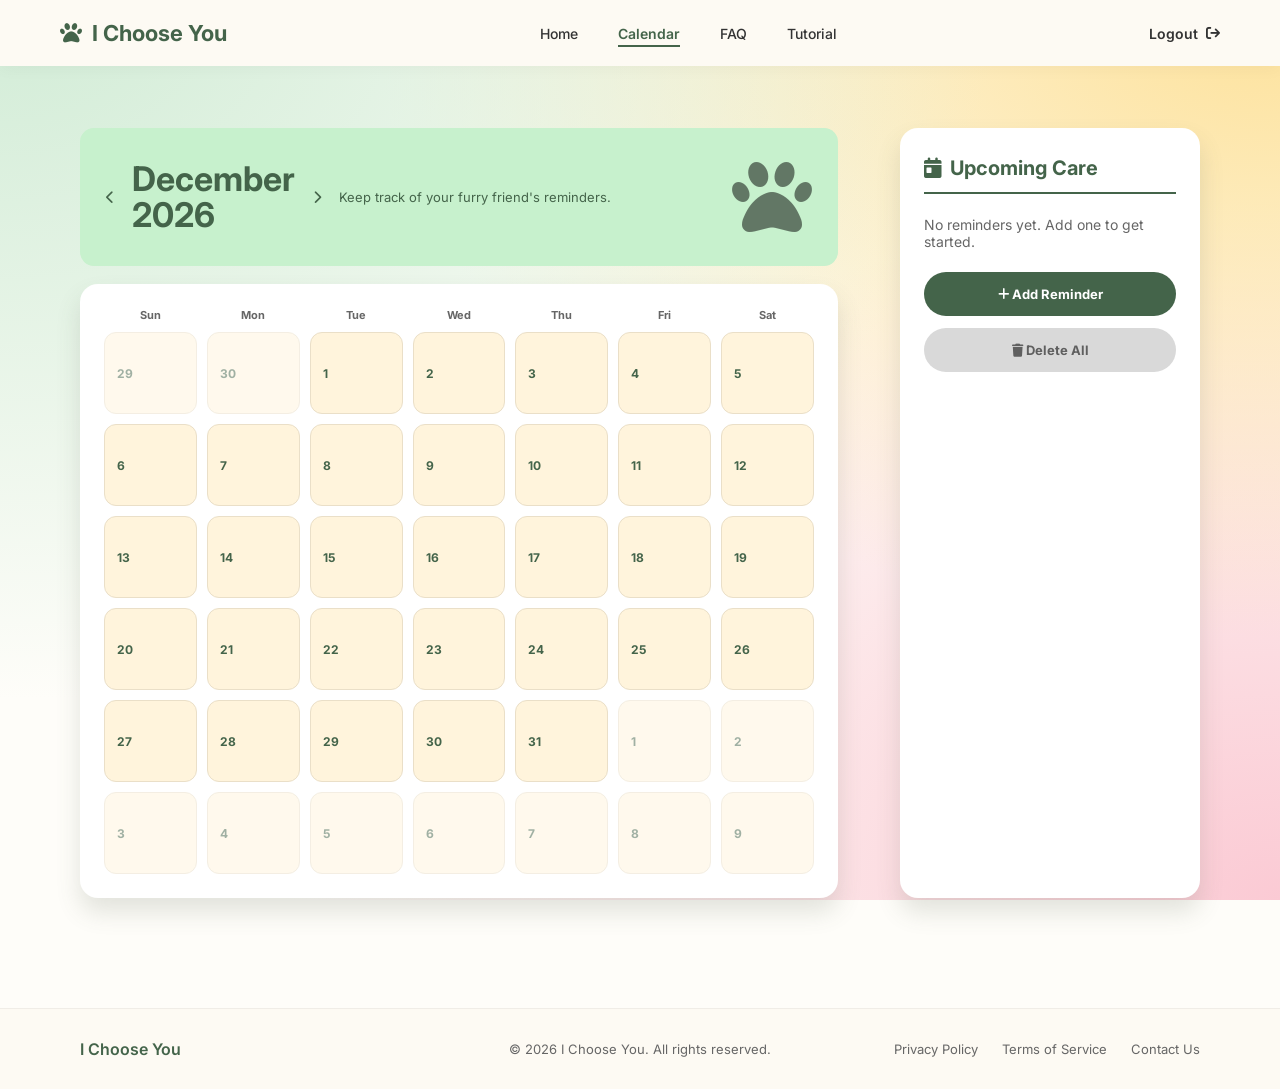
<file: html/calendar.html>
<!DOCTYPE html>
<html lang="en">
<head>
    <meta charset="UTF-8">
    <meta name="viewport" content="width=device-width, initial-scale=1.0">
    <title>Calendar | I Choose You</title>
    <link rel="stylesheet" href="../style.css">
    <link rel="stylesheet" href="https://cdnjs.cloudflare.com/ajax/libs/font-awesome/6.4.0/css/all.min.css">
    <link href="https://fonts.googleapis.com/css2?family=Inter:wght@400;500;600;700;800&display=swap" rel="stylesheet">
</head>
<body class="dashboard-layout">

    <nav class="top-nav">
        <div class="nav-logo">
            <i class="fa-solid fa-paw"></i>
            <span>I Choose You</span>
        </div>
        
        <button class="nav-toggle" id="navToggle">
            <i class="fa-solid fa-bars"></i>
        </button>

        <ul class="nav-links" id="navLinks">
            <li><a href="home.html">Home</a></li>
            <li><a href="calendar.html" class="active">Calendar</a></li>
            <li><a href="faq.html">FAQ</a></li>
            <li><a href="#">Tutorial</a></li>
            <li class="logout-mobile">
                <a href="login.html" class="logoutBtn">Logout <i class="fa-solid fa-arrow-right-from-bracket"></i></a>
            </li>
        </ul>
        <div class="nav-logout">
            <a href="login.html" class="logoutBtn">Logout <i class="fa-solid fa-arrow-right-from-bracket"></i></a>
        </div>
    </nav>

    <main class="calendar-page">
        <section class="calendar-panel">
            <div class="month-banner">
                <button type="button" class="month-arrow" id="prevMonthBtn" aria-label="Previous month">
                    <i class="fa-solid fa-chevron-left"></i>
                </button>

                <div class="month-title">
                    <h1 id="monthYearDisplay">Current Month</h1>
                </div>

                <button type="button" class="month-arrow" id="nextMonthBtn" aria-label="Next month">
                    <i class="fa-solid fa-chevron-right"></i>
                </button>

                <p>Keep track of your furry friend's reminders.</p>
                <i class="fa-solid fa-paw" style="font-size: 80px; opacity: 0.50; color: currentColor;"></i>
            </div>

            <div class="calendar-card">
                <div class="weekday-row">
                    <span>Sun</span>
                    <span>Mon</span>
                    <span>Tue</span>
                    <span>Wed</span>
                    <span>Thu</span>
                    <span>Fri</span>
                    <span>Sat</span>
                </div>

                <div class="date-grid" id="dateGrid"></div>
            </div>
        </section>

        <aside class="care-card">
            <h2><i class="fa-solid fa-calendar-day"></i> Upcoming Care</h2>

            <div class="care-list" id="careList">
                
            </div>

            <button type="button" class="add-event-btn" id="openReminderFormBtn">
                <i class="fa-solid fa-plus"></i> Add Reminder
            </button>

            <button type="button" class="add-event-btn delete-all-btn" id="deleteAllRemindersBtn">
                <i class="fa-solid fa-trash"></i> Delete All
            </button>
        </aside>
        <div id="remindersModal" class="modal-overlay">
            <div class="modal-content add-event-modal-content">
                <div class="edit-modal-header">
                    <h2>Add Reminder</h2>
                    <button class="close-modal-btn" id="closeRemindersBtn">
                        <i class="fa-solid fa-xmark"></i>
                    </button>
                </div>

                <div class="modal-body edit-modal-body">
                    <form id="reminderForm">
                        <div class="input-group">
                            <label>Reminder Source</label>
                            <div class="animal-type-selector">
                                <label>
                                    <input type="radio" name="reminderSource" value="vaccine" checked>
                                    <span><i class="fa-solid fa-syringe" style="margin-right: 4px;"></i> Vaccine</span>
                                </label>
                                <label>
                                    <input type="radio" name="reminderSource" value="feeding">
                                    <span><i class="fa-solid fa-utensils" style="margin-right: 4px;"></i> Feeding</span>
                                </label>
                                <label>
                                    <input type="radio" name="reminderSource" value="grooming">
                                    <span><i class="fa-solid fa-scissors" style="margin-right: 4px;"></i> Grooming</span>
                                </label>
                                <label>
                                    <input type="radio" name="reminderSource" value="other">
                                    <span><i class="fa-solid fa-ellipsis" style="margin-right: 4px;"></i> Other</span>
                                </label>
                            </div>
                        </div>

                        <div class="input-group">
                            <label>Reminder Title</label>
                            <div class="input-wrapper">
                                <i class="fa-solid fa-pen icon"></i>
                                <input type="text" id="reminderTitle" placeholder="Reminder name">
                            </div>
                            <small class="error-message" id="reminderTitleError"></small>
                        </div>

                        <div class="form-row">
                            <div class="input-group">
                                <label>Due Date</label>
                                <div class="input-wrapper">
                                    <input type="date" id="reminderDueDate">
                                </div>
                                <small class="error-message" id="reminderDueDateError"></small>
                            </div>
                            <div class="input-group">
                                <label>Time</label>
                                <div class="input-wrapper">
                                    <input type="time" id="reminderDueTime">
                                </div>
                            </div>
                        </div>

                        <div class="input-group">
                            <label>Repeat</label>
                            <div class="input-wrapper">
                                <select id="reminderRepeat" class="custom-select">
                                    <option value="once">One time</option>
                                    <option value="daily">Daily</option>
                                    <option value="weekly">Weekly</option>
                                    <option value="monthly">Monthly</option>
                                </select>
                            </div>
                        </div>

                        <div class="input-group" id="reminderSlotWrap" style="display:none;">
                            <label>Feeding Slot</label>
                            <div class="animal-type-selector">
                                <label>
                                    <input type="radio" name="feedingSlot" value="morning" checked>
                                    <span>Morning</span>
                                </label>
                                <label>
                                    <input type="radio" name="feedingSlot" value="evening">
                                    <span>Evening</span>
                                </label>
                            </div>
                        </div>

                        <div class="input-group" id="groomingKindWrap" style="display:none;">
                            <label>Grooming Type</label>
                            <div class="input-wrapper">
                                <select id="groomingKind" class="custom-select">
                                    <option value="Brushing">Brushing</option>
                                    <option value="Bathing">Bathing</option>
                                    <option value="Nail Trimming">Nail Trimming</option>
                                    <option value="Teeth Cleaning">Teeth Cleaning</option>
                                </select>
                            </div>
                        </div>
                    </form>
                </div>

                <div class="edit-modal-footer">
                    <button type="button" class="btn-cancel" id="cancelReminderFormBtn">Cancel</button>
                    <button type="button" class="btn-save" id="saveReminderBtn">Got it</button>
                </div>
            </div>
        </div>

    </main>

    <div id="deleteReminderModal" class="modal-overlay">
        <div class="modal-content" style="max-width: 420px; text-align: center; padding: 40px;">
            <div class="modal-icon" style="background: #ffebeb; margin: 0 auto 18px auto;">
                <i class="fa-solid fa-trash" style="color: #d9534f;"></i>
            </div>
            <h2 style="font-size: 20px; margin-bottom: 10px;">Delete Reminder?</h2>
            <p style="color: var(--text-muted); font-size: 14px; line-height: 1.6; margin-bottom: 28px;">
                Are you sure you want to delete <strong id="deleteReminderName"></strong>?
                This action cannot be undone.
            </p>
            <div style="display: flex; gap: 12px; justify-content: center;">
                <button class="btn-cancel" id="cancelDeleteReminderBtn">Cancel</button>
                <button class="btn-save" id="confirmDeleteReminderBtn" style="background: #d9534f; border-color: #d9534f;">Delete</button>
            </div>
        </div>
    </div>

    <div id="deleteAllRemindersModal" class="modal-overlay">
        <div class="modal-content" style="max-width: 420px; text-align: center; padding: 40px;">
            <div class="modal-icon" style="background: #ffebeb; margin: 0 auto 18px auto;">
                <i class="fa-solid fa-trash" style="color: #d9534f;"></i>
            </div>
            <h2 style="font-size: 20px; margin-bottom: 10px;">Delete All Reminders?</h2>
            <p style="color: var(--text-muted); font-size: 14px; line-height: 1.6; margin-bottom: 28px;">
                This will remove every reminder. This action cannot be undone.
            </p>
            <div style="display: flex; gap: 12px; justify-content: center;">
                <button class="btn-cancel" id="cancelDeleteAllRemindersBtn">Cancel</button>
                <button class="btn-save" id="confirmDeleteAllRemindersBtn" style="background: #d9534f; border-color: #d9534f;">Delete All</button>
            </div>
        </div>
    </div>

    <footer class="site-footer">
        <div class="footer-content">
            <div class="footer-brand">I Choose You</div>
            
            <div class="footer-copyright">
                &copy; 2026 I Choose You. All rights reserved.
            </div>
            
            <div class="footer-links">
                <a href="#">Privacy Policy</a>
                <a href="#">Terms of Service</a>
                <a href="#">Contact Us</a>
            </div>
        </div>
    </footer>
    <script src="../js/calendar.js"></script>
    <script src="../js/tutorial.js"></script>
</body>
</html>
</file>
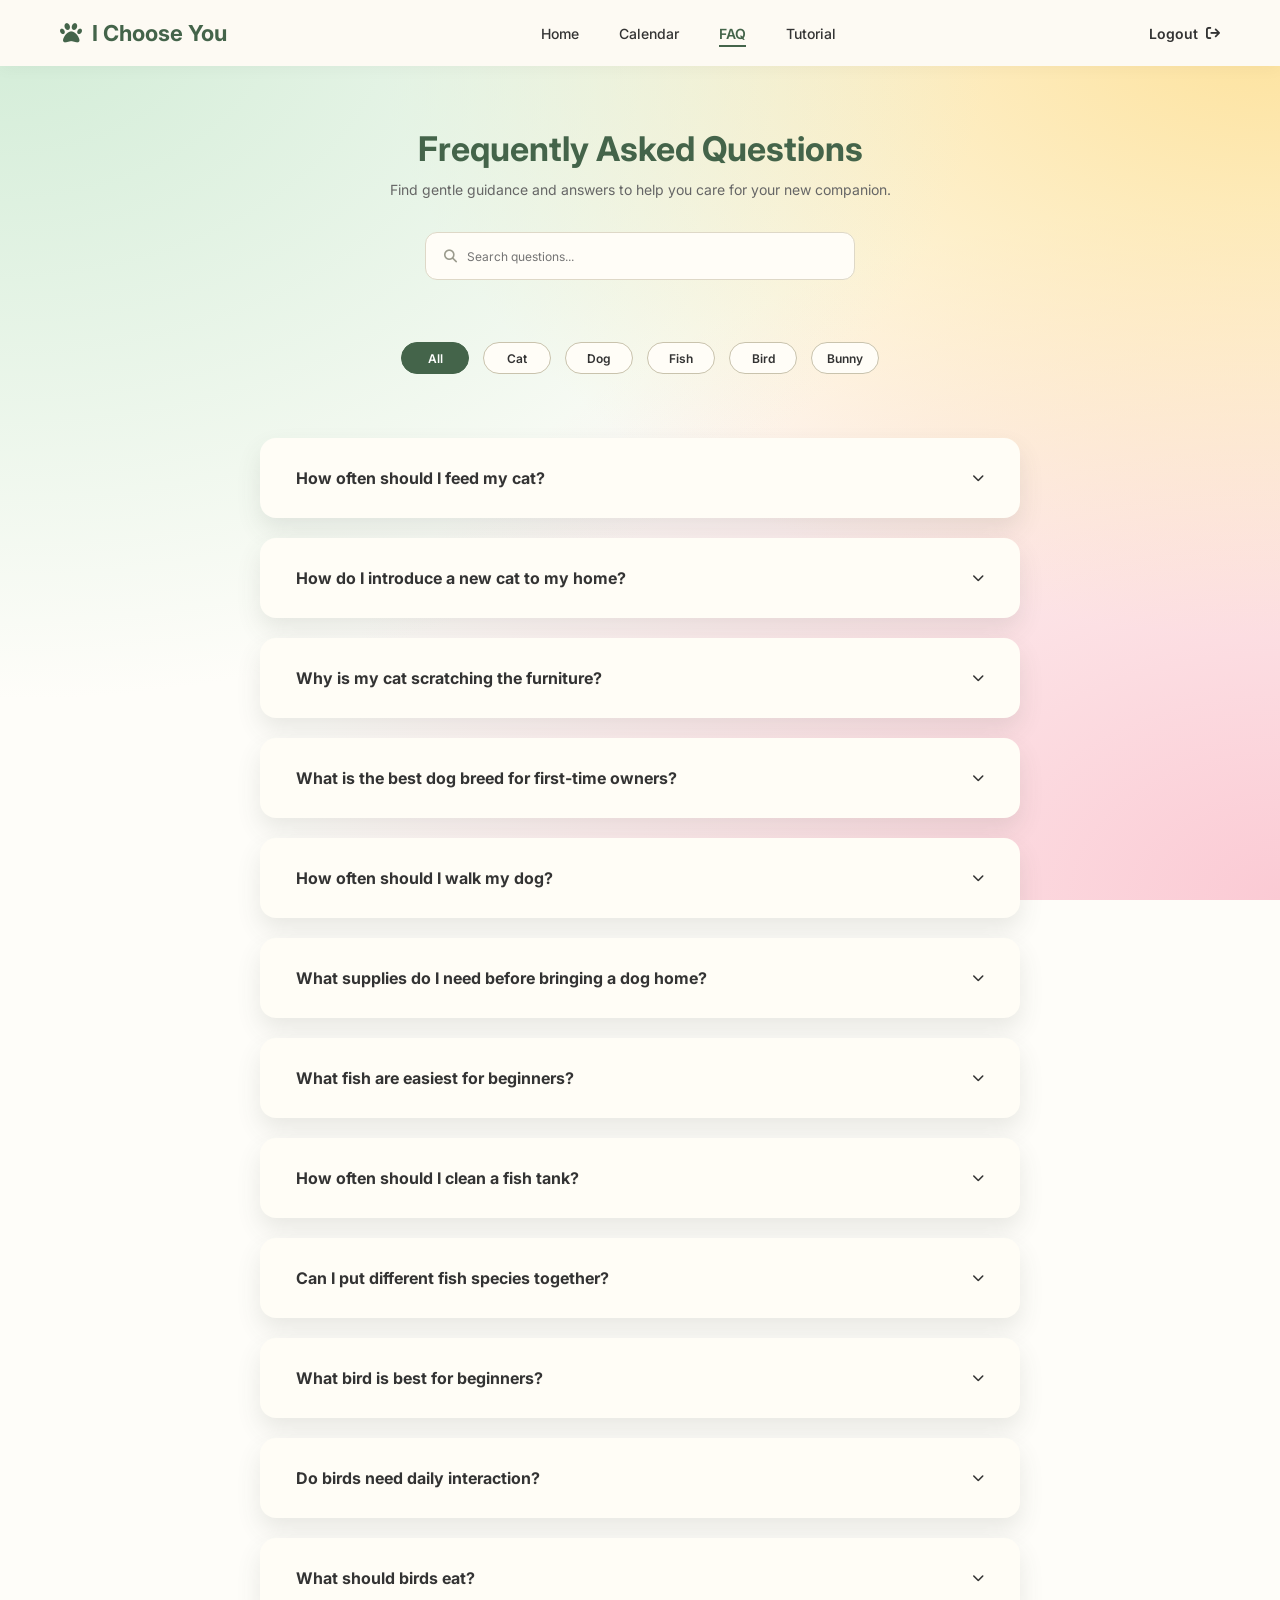
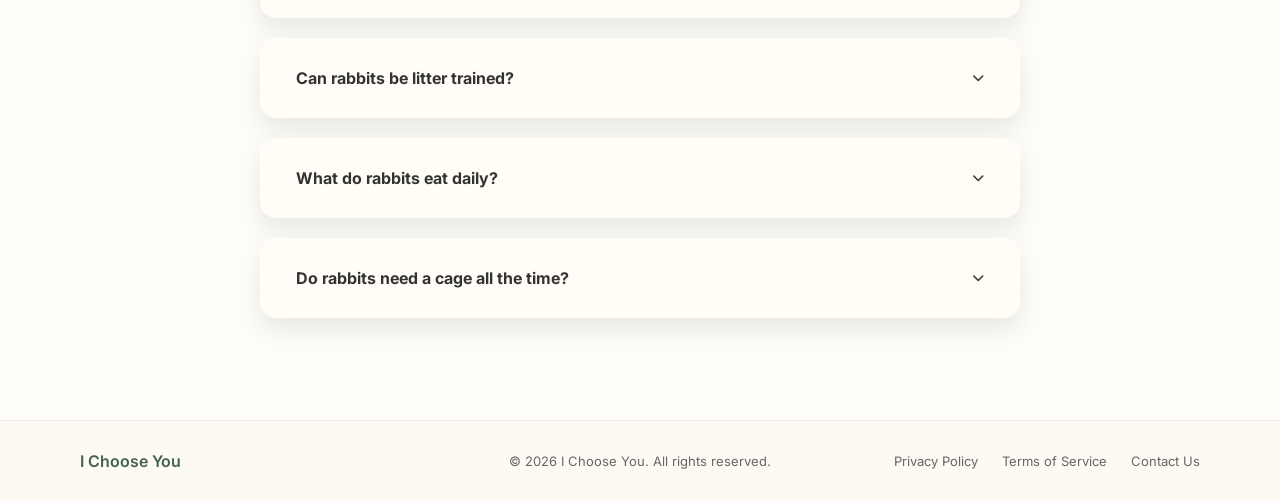
<file: html/faq.html>
<!DOCTYPE html>
<html lang="en">
<head>
    <meta charset="UTF-8">
    <meta name="viewport" content="width=device-width, initial-scale=1.0">
    <title>FAQ | I Choose You</title>
    <link rel="stylesheet" href="../style.css">
    <link rel="stylesheet" href="https://cdnjs.cloudflare.com/ajax/libs/font-awesome/6.4.0/css/all.min.css">
    <link href="https://fonts.googleapis.com/css2?family=Inter:wght@400;500;600;700&display=swap" rel="stylesheet">
    <style>
        /* Ensure search icon + input sit inline correctly */
        .faq-search {
            display: flex;
            align-items: center;
            gap: 10px;
        }
        .faq-search i {
            flex-shrink: 0;
            line-height: 1;
        }
        .faq-search input {
            flex: 1;
            min-width: 0;
        }
    </style>
</head>
<body class="dashboard-layout">

    <nav class="top-nav">
        <div class="nav-logo">
            <i class="fa-solid fa-paw"></i>
            <span>I Choose You</span>
        </div>
        
        <button class="nav-toggle" id="navToggle">
            <i class="fa-solid fa-bars"></i>
        </button>

        <ul class="nav-links" id="navLinks">
            <li><a href="home.html">Home</a></li>
            <li><a href="calendar.html">Calendar</a></li>
            <li><a href="faq.html" class="active">FAQ</a></li>
            <li><a href="#">Tutorial</a></li>
            <li class="logout-mobile">
                <a href="login.html" class="logoutBtn">Logout <i class="fa-solid fa-arrow-right-from-bracket"></i></a>
            </li>
        </ul>
        <div class="nav-logout">
            <a href="login.html" class="logoutBtn">Logout <i class="fa-solid fa-arrow-right-from-bracket"></i></a>
        </div>
    </nav>

    <main class="faq-page">
        <section class="faq-intro">
            <h1>Frequently Asked Questions</h1>
            <p>Find gentle guidance and answers to help you care for your new companion.</p>

            <div class="faq-search">
                <i class="fa-solid fa-magnifying-glass"></i>
                <input type="search" id="faqSearch" placeholder="Search questions...">
            </div>

            <div class="faq-categories">
                <button type="button" class="category-btn active" data-category="all">All</button>
                <button type="button" class="category-btn" data-category="cat">Cat</button>
                <button type="button" class="category-btn" data-category="dog">Dog</button>
                <button type="button" class="category-btn" data-category="fish">Fish</button>
                <button type="button" class="category-btn" data-category="bird">Bird</button>
                <button type="button" class="category-btn" data-category="bunny">Bunny</button>
            </div>
        </section>

        <section class="faq-list">

            <!-- Cat FAQs -->
            <div class="faq-item" data-category="cat">
                <button type="button" class="faq-question">
                    <span>How often should I feed my cat?</span>
                    <i class="fa-solid fa-chevron-down"></i>
                </button>
                <p class="faq-answer">Most adult cats do well with two measured meals a day. Kittens usually need smaller meals more often.</p>
            </div>

            <div class="faq-item" data-category="cat">
                <button type="button" class="faq-question">
                    <span>How do I introduce a new cat to my home?</span>
                    <i class="fa-solid fa-chevron-down"></i>
                </button>
                <p class="faq-answer">Start with one quiet room, let your cat explore slowly, and keep food, water, litter, and hiding spots easy to reach.</p>
            </div>

            <div class="faq-item" data-category="cat">
                <button type="button" class="faq-question">
                    <span>Why is my cat scratching the furniture?</span>
                    <i class="fa-solid fa-chevron-down"></i>
                </button>
                <p class="faq-answer">Scratching is natural. Offer sturdy scratchers near favorite furniture and reward your cat when they use them.</p>
            </div>

            <!-- Dog FAQs -->
            <div class="faq-item" data-category="dog">
                <button type="button" class="faq-question">
                    <span>What is the best dog breed for first-time owners?</span>
                    <i class="fa-solid fa-chevron-down"></i>
                </button>
                <p class="faq-answer">Friendly and easy-to-train breeds like Golden Retrievers, Labradors, Poodles, and Cavalier King Charles Spaniels are popular choices.</p>
            </div>

            <div class="faq-item" data-category="dog">
                <button type="button" class="faq-question">
                    <span>How often should I walk my dog?</span>
                    <i class="fa-solid fa-chevron-down"></i>
                </button>
                <p class="faq-answer">Most dogs need at least 1–2 walks daily plus playtime and mental stimulation.</p>
            </div>

            <div class="faq-item" data-category="dog">
                <button type="button" class="faq-question">
                    <span>What supplies do I need before bringing a dog home?</span>
                    <i class="fa-solid fa-chevron-down"></i>
                </button>
                <p class="faq-answer">Food, water bowls, leash, collar, bed, toys, grooming tools, and a crate are common essentials.</p>
            </div>

            <!-- Fish FAQs -->
            <div class="faq-item" data-category="fish">
                <button type="button" class="faq-question">
                    <span>What fish are easiest for beginners?</span>
                    <i class="fa-solid fa-chevron-down"></i>
                </button>
                <p class="faq-answer">Betta fish, guppies, mollies, and goldfish are commonly recommended for new fish owners.</p>
            </div>

            <div class="faq-item" data-category="fish">
                <button type="button" class="faq-question">
                    <span>How often should I clean a fish tank?</span>
                    <i class="fa-solid fa-chevron-down"></i>
                </button>
                <p class="faq-answer">Partial water changes are usually done weekly, while full deep cleaning should be limited to avoid harming beneficial bacteria.</p>
            </div>

            <div class="faq-item" data-category="fish">
                <button type="button" class="faq-question">
                    <span>Can I put different fish species together?</span>
                    <i class="fa-solid fa-chevron-down"></i>
                </button>
                <p class="faq-answer">Some species are compatible, but others may fight or require different water conditions. Research before mixing fish.</p>
            </div>

            <!-- Bird FAQs -->
            <div class="faq-item" data-category="bird">
                <button type="button" class="faq-question">
                    <span>What bird is best for beginners?</span>
                    <i class="fa-solid fa-chevron-down"></i>
                </button>
                <p class="faq-answer">Budgies (parakeets) and cockatiels are beginner-friendly due to their manageable size and social nature.</p>
            </div>

            <div class="faq-item" data-category="bird">
                <button type="button" class="faq-question">
                    <span>Do birds need daily interaction?</span>
                    <i class="fa-solid fa-chevron-down"></i>
                </button>
                <p class="faq-answer">Yes, pet birds need social interaction, mental stimulation, and time outside the cage regularly.</p>
            </div>

            <div class="faq-item" data-category="bird">
                <button type="button" class="faq-question">
                    <span>What should birds eat?</span>
                    <i class="fa-solid fa-chevron-down"></i>
                </button>
                <p class="faq-answer">A balanced diet usually includes pellets, seeds, fresh fruits, and vegetables depending on the species.</p>
            </div>

            <!-- Bunny FAQs -->
            <div class="faq-item" data-category="bunny">
                <button type="button" class="faq-question">
                    <span>Can rabbits be litter trained?</span>
                    <i class="fa-solid fa-chevron-down"></i>
                </button>
                <p class="faq-answer">Yes, rabbits are generally easy to litter train with patience and consistency.</p>
            </div>

            <div class="faq-item" data-category="bunny">
                <button type="button" class="faq-question">
                    <span>What do rabbits eat daily?</span>
                    <i class="fa-solid fa-chevron-down"></i>
                </button>
                <p class="faq-answer">Hay should make up most of their diet, along with fresh vegetables and a small amount of pellets.</p>
            </div>

            <div class="faq-item" data-category="bunny">
                <button type="button" class="faq-question">
                    <span>Do rabbits need a cage all the time?</span>
                    <i class="fa-solid fa-chevron-down"></i>
                </button>
                <p class="faq-answer">Rabbits need space to exercise daily and should not stay confined in a cage 24/7.</p>
            </div>

        </section>
    </main>
    <footer class="site-footer">
        <div class="footer-content">
            <div class="footer-brand">I Choose You</div>
            
            <div class="footer-copyright">
                &copy; 2026 I Choose You. All rights reserved.
            </div>
            
            <div class="footer-links">
                <a href="#">Privacy Policy</a>
                <a href="#">Terms of Service</a>
                <a href="#">Contact Us</a>
            </div>
        </div>
    </footer>
    <script src="../js/faq.js"></script>
    <script src="../js/tutorial.js"></script>
</body>
</html>
</file>
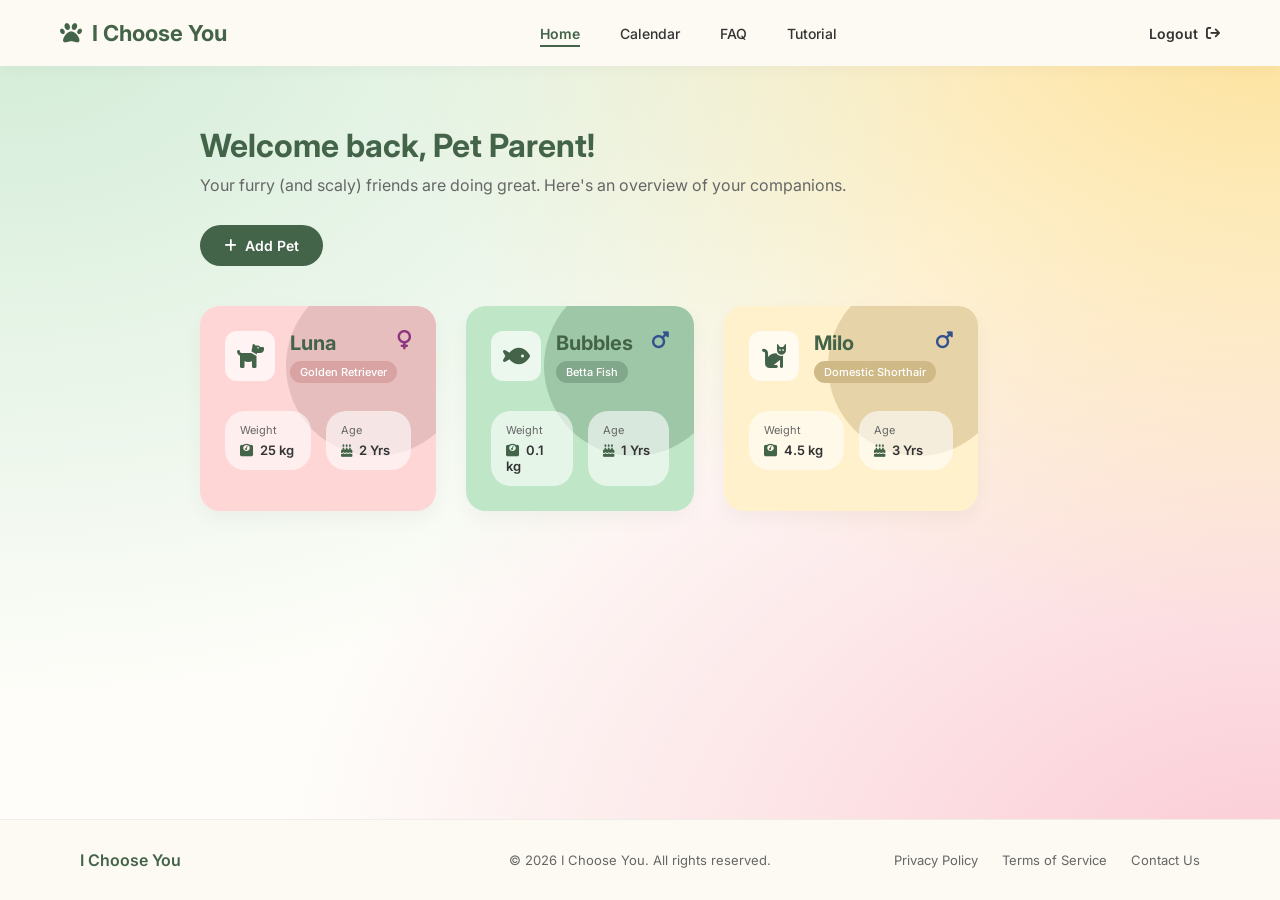
<file: html/home.html>
<!DOCTYPE html>
<html lang="en">
<head>
    <meta charset="UTF-8">
    <meta name="viewport" content="width=device-width, initial-scale=1.0">
    <title>Home | I Choose You</title>
    <link rel="stylesheet" href="../style.css">
    <link rel="stylesheet" href="https://cdnjs.cloudflare.com/ajax/libs/font-awesome/6.4.0/css/all.min.css">
    <link href="https://fonts.googleapis.com/css2?family=Inter:wght@400;500;600;700&display=swap" rel="stylesheet">
</head>
<body class="dashboard-layout">
    <nav class="top-nav">
        <div class="nav-logo">
            <i class="fa-solid fa-paw"></i>
            <span>I Choose You</span>
        </div>
        
        <button class="nav-toggle" id="navToggle">
            <i class="fa-solid fa-bars"></i>
        </button>

        <ul class="nav-links" id="navLinks">
            <li><a href="home.html" class="active">Home</a></li>
            <li><a href="calendar.html">Calendar</a></li>
            <li><a href="faq.html">FAQ</a></li>
            <li><a href="#">Tutorial</a></li>
            <li class="logout-mobile">
                <a href="login.html" class="logoutBtn">Logout <i class="fa-solid fa-arrow-right-from-bracket"></i></a>
            </li>
        </ul>
        <div class="nav-logout">
            <a href="login.html" class="logoutBtn">Logout <i class="fa-solid fa-arrow-right-from-bracket"></i></a>
        </div>
    </nav>

    <main class="main-content">
        <section class="welcome-section">
            <h1>Welcome back, <span id="displayUsername">Pet Parent</span>!</h1>
            <p>Your furry (and scaly) friends are doing great. Here's an overview of your companions.</p>
            <button class="add-pet-btn" id="addPetBtn">
                <i class="fa-solid fa-plus"></i> Add Pet
            </button>
        </section>

        <section class="pet-grid" id="petGrid">
        </section>
        
        <div id="addPetModal" class="modal-overlay">
            <div class="modal-content">
                <div class="modal-header">
                    <div class="modal-icon">
                        <i class="fa-solid fa-heart"></i>
                    </div>
                    <button class="close-modal-btn" id="closeModalBtn">
                        <i class="fa-solid fa-xmark"></i>
                    </button>
                </div>
                <div class="modal-body">
                    <h2>Add a New Friend</h2>
                    <p class="modal-subtitle">Tell us a little about the newest member of your family.</p>
                    <form id="addPetForm">
                        <div class="input-group">
                            <label>What is their name?</label>
                            <div class="input-wrapper">
                                <i class="fa-solid fa-pen icon"></i>
                                <input type="text" id="newPetName" placeholder="e.g. Bella, Charlie..." required>
                            </div>
                        </div>
                        <div class="input-group">
                            <label>What kind of animal are they?</label>
                            <div class="animal-type-selector">
                                <label>
                                    <input type="radio" name="animalType" value="Dog" checked>
                                    <span>Dog</span>
                                </label>
                                <label>
                                    <input type="radio" name="animalType" value="Cat">
                                    <span>Cat</span>
                                </label>
                                <label>
                                    <input type="radio" name="animalType" value="Fish">
                                    <span>Fish</span>
                                </label>
                                <label>
                                    <input type="radio" name="animalType" value="Bird">
                                    <span>Bird</span>
                                </label>
                                <label>
                                    <input type="radio" name="animalType" value="Bunny">
                                    <span>Bunny</span>
                                </label>
                            </div>
                        </div>
                        <div class="input-group">
                            <label>Species or Breed <span style="color: var(--text-muted); font-weight: 400;">(Optional)</span></label>
                            <div class="input-wrapper">
                                <input type="text" id="newPetBreed" placeholder="e.g. Golden Retriever, Siamese...">
                            </div>
                        </div>
                        <div class="form-row">
                            <div class="input-group">
                                <label>Weight (kg)</label>
                                <div class="input-wrapper">
                                    <input type="text" id="newPetWeight" placeholder="e.g. 2, 5..." required>
                                </div>
                            </div>
                            <div class="input-group">
                                <label>Age (Years)</label>
                                <div class="input-wrapper">
                                    <input type="text" id="newPetAge" placeholder="e.g. 2 , 4.5..." required>
                                </div>
                            </div>
                        </div>
                        <div class="modal-footer">
                            <button type="button" class="btn-cancel" id="cancelPetBtn">Cancel</button>
                            <button type="submit" class="btn-save">Save Friend</button>
                        </div>
                    </form>
                </div>
            </div>
        </div>
        
    </main>
    <footer class="site-footer">
        <div class="footer-content">
            <div class="footer-brand">I Choose You</div>
            
            <div class="footer-copyright">
                &copy; 2026 I Choose You. All rights reserved.
            </div>
            
            <div class="footer-links">
                <a href="#">Privacy Policy</a>
                <a href="#">Terms of Service</a>
                <a href="#">Contact Us</a>
            </div>
        </div>
    </footer>
    <script src="../js/home.js"></script>
    <script src="../js/tutorial.js"></script>
</body>
</html>
</file>
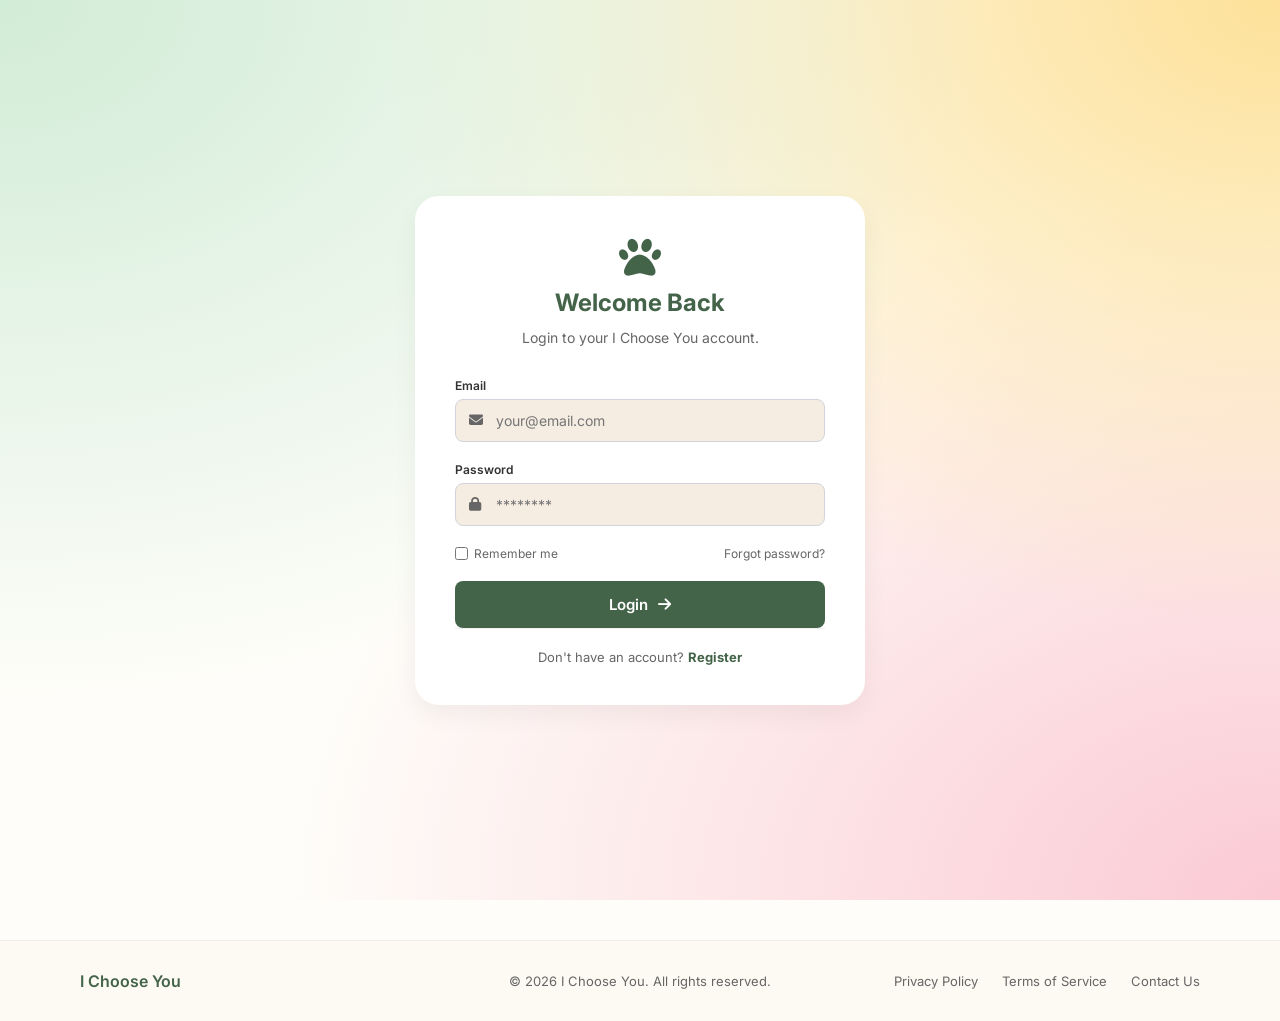
<file: html/login.html>
<!DOCTYPE html>
<html lang="en">
<head>
    <meta charset="UTF-8">
    <meta name="viewport" content="width=device-width, initial-scale=1.0">
    <title>Login | I Choose You</title>
    <link rel="stylesheet" href="../style.css">
    <link rel="stylesheet" href="https://cdnjs.cloudflare.com/ajax/libs/font-awesome/6.4.0/css/all.min.css">
    <link href="https://fonts.googleapis.com/css2?family=Inter:wght@400;500;600;700&display=swap" rel="stylesheet">
</head>
<body>

    <div class="page-background">
        <div class="auth-card">
            
            <div class="header">
                <i class="fa-solid fa-paw paw-logo"></i>
                <h1>Welcome Back</h1>
                <p>Login to your I Choose You account.</p>
            </div>

            <form id="loginForm" novalidate>
                <div class="input-group">
                    <label for="email">Email</label>
                    <div class="input-wrapper">
                        <i class="fa-solid fa-envelope icon"></i>
                        <input type="email" id="email" placeholder="your@email.com">
                    </div>
                    <small class="error-message"></small>
                </div>

                <div class="input-group">
                    <label for="password">Password</label>
                    <div class="input-wrapper">
                        <i class="fa-solid fa-lock icon"></i>
                        <input type="password" id="password" placeholder="********">
                    </div>
                    <small class="error-message"></small>
                </div>

                <div class="options-row">
                    <label class="remember-me">
                        <input type="checkbox" id="rememberMe">
                        <span>Remember me</span>
                    </label>
                    <a href="#" class="forgot-password">Forgot password?</a>
                </div>

                <button type="submit" class="auth-btn">
                    Login <i class="fa-solid fa-arrow-right"></i>
                </button>
            </form>

            <div class="footer">
                <p>Don't have an account? <a href="register.html">Register</a></p>
            </div>

        </div>
    </div>
    <footer class="site-footer">
        <div class="footer-content">
            <div class="footer-brand">I Choose You</div>
            
            <div class="footer-copyright">
                &copy; 2026 I Choose You. All rights reserved.
            </div>
            
            <div class="footer-links">
                <a href="#">Privacy Policy</a>
                <a href="#">Terms of Service</a>
                <a href="#">Contact Us</a>
            </div>
        </div>
    </footer>
    <script src="../js/login.js"></script>
</body>
</html>
</file>
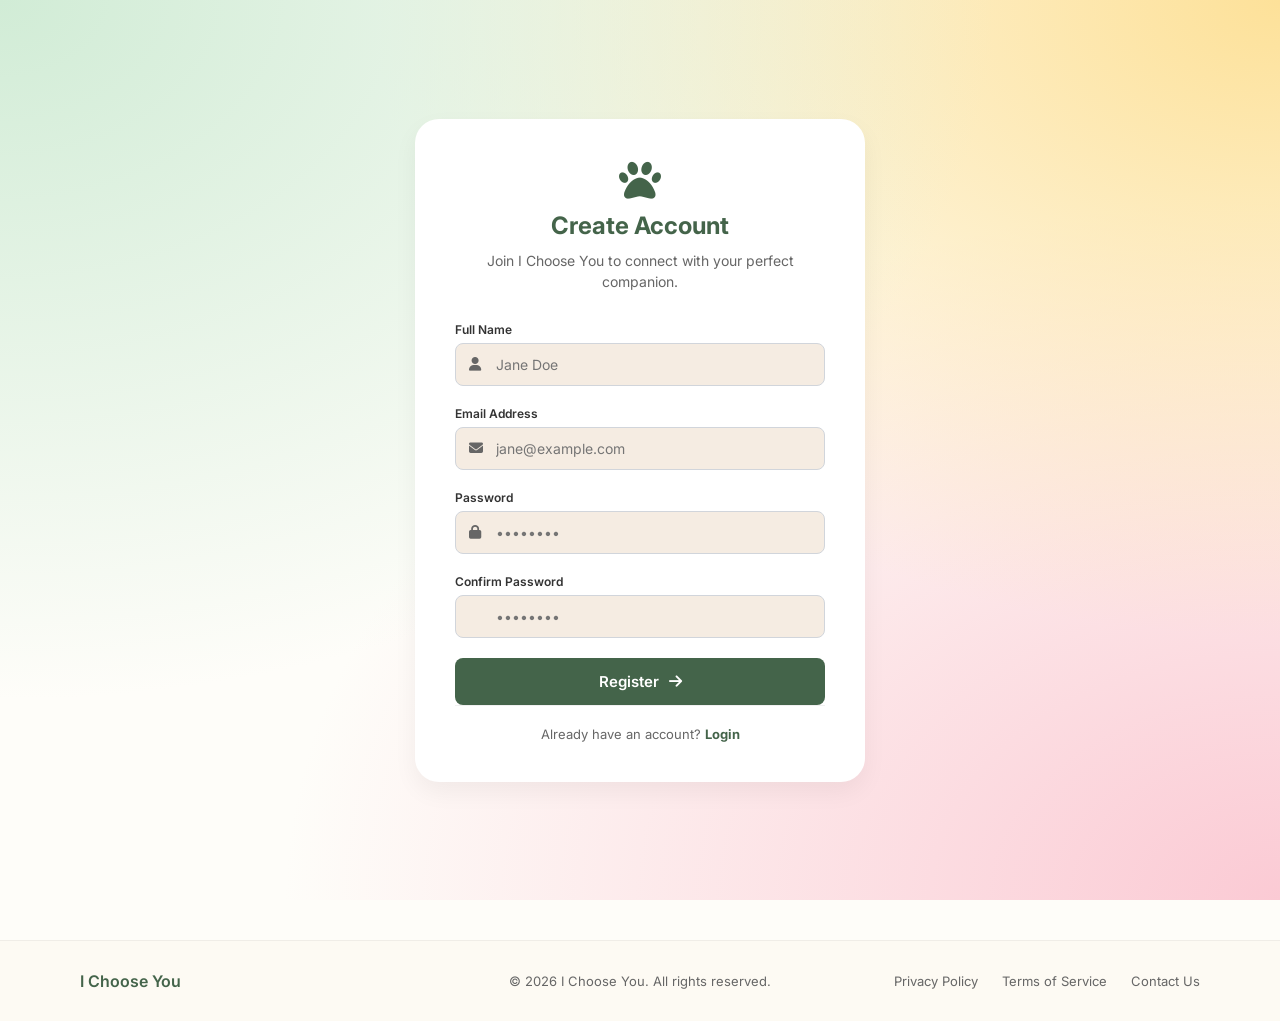
<file: html/register.html>
<!DOCTYPE html>
<html lang="en">
<head>
    <meta charset="UTF-8">
    <meta name="viewport" content="width=device-width, initial-scale=1.0">
    <title>Register | I Choose You</title>
    <link rel="stylesheet" href="../style.css">
    <link rel="stylesheet" href="https://cdnjs.cloudflare.com/ajax/libs/font-awesome/6.4.0/css/all.min.css">
    <link href="https://fonts.googleapis.com/css2?family=Inter:wght@400;500;600;700&display=swap" rel="stylesheet">
</head>
<body>

    <div class="page-background">
        <div class="auth-card">
            
            <div class="header">
                <i class="fa-solid fa-paw paw-logo"></i>
                <h1>Create Account</h1>
                <p>Join I Choose You to connect with your perfect companion.</p>
            </div>

            <form id="registerForm" novalidate>
                <div class="input-group">
                    <label for="fullName">Full Name</label>
                    <div class="input-wrapper">
                        <i class="fa-solid fa-user icon"></i>
                        <input type="text" id="fullName" placeholder="Jane Doe">
                    </div>
                    <small class="error-message"></small>
                </div>

                <div class="input-group">
                    <label for="email">Email Address</label>
                    <div class="input-wrapper">
                        <i class="fa-solid fa-envelope icon"></i>
                        <input type="email" id="email" placeholder="jane@example.com">
                    </div>
                    <small class="error-message"></small>
                </div>

                <div class="input-group">
                    <label for="password">Password</label>
                    <div class="input-wrapper">
                        <i class="fa-solid fa-lock icon"></i>
                        <input type="password" id="password" placeholder="••••••••">
                    </div>
                    <small class="error-message"></small>
                </div>

                <div class="input-group">
                    <label for="confirmPassword">Confirm Password</label>
                    <div class="input-wrapper">
                        <i class="fa-solid fa-lock-rotate icon"></i>
                        <input type="password" id="confirmPassword" placeholder="••••••••">
                    </div>
                    <small class="error-message"></small>
                </div>

                <button type="submit" class="auth-btn">
                    Register <i class="fa-solid fa-arrow-right"></i>
                </button>
            </form>

            <div class="footer">
                <p>Already have an account? <a href="index.html">Login</a></p>
            </div>

        </div>
    </div>
    <footer class="site-footer">
        <div class="footer-content">
            <div class="footer-brand">I Choose You</div>
            
            <div class="footer-copyright">
                &copy; 2026 I Choose You. All rights reserved.
            </div>
            
            <div class="footer-links">
                <a href="#">Privacy Policy</a>
                <a href="#">Terms of Service</a>
                <a href="#">Contact Us</a>
            </div>
        </div>
    </footer>
    <script src="../js/register.js"></script>
</body>
</html>
</file>
<file: style.css>
:root {
    --primary-green: #44644a;
    --light-green: #89a88d;
    --bg-gradient-start: #eef2eb;
    --bg-gradient-end: #f8f6f0;
    --input-bg: #f5ece2;
    --text-dark: #333333;
    --text-muted: #666666;
    --border-color: #d1d5db;
    --card-bg: #ffffff;
    --nav-bg: #fdfaf3;
    --main-bg: #fefdf9;
    --card-pink-bg: #ffd6d6;
    --card-pink-shape: #e6bebe;
    --badge-pink-bg: #d9a3a3;
    --card-green-bg: #bfe6c7;
    --card-green-shape: #9dc7a7;
    --badge-green-bg: #82a88b;
    --card-yellow-bg: #fff1cc;
    --card-yellow-shape: #e6d3a8;
    --badge-yellow-bg: #cfb986;
} 

* {
    margin: 0;
    padding: 0;
    box-sizing: border-box;
    font-family: 'Inter', sans-serif;
}

body {
    background-color: #fefdf9;
    background-image: 
        radial-gradient(at 0% 0%, #d1ecd6 0px, transparent 55%),
        radial-gradient(at 100% 0%, #fde199 0px, transparent 50%),
        radial-gradient(at 100% 100%, #fbcad4 0px, transparent 55%);
    background-attachment: fixed;

    min-height: 100vh;
    display: flex;
    flex-direction: column;
}

.page-background {
    display: flex;
    justify-content: center;
    align-items: center;
    min-height: 100vh;
}

.auth-card {
    background: var(--card-bg);
    width: 450px;
    padding: 40px;
    border-radius: 24px;
    box-shadow: 0 10px 25px rgba(0, 0, 0, 0.05);
}

.header { 
    text-align: center; 
    margin-bottom: 30px; 
}

.paw-logo {
    color: var(--primary-green);
    font-size: 42px;
    margin-bottom: 10px;
}

.header h1 { 
    color: var(--primary-green); 
    font-size: 24px; 
    margin-bottom: 10px; 
}

.header p { 
    color: var(--text-muted); 
    font-size: 14px; 
    line-height: 1.5; 
}

.input-group { 
    margin-bottom: 20px; 
}

.input-group label {
    display: block; 
    font-size: 12px; 
    font-weight: 600;
    color: var(--text-dark); 
    margin-bottom: 6px;
}

.input-wrapper { 
    position: relative; 
}

.input-wrapper .icon {
    position: absolute; 
    left: 14px; 
    top: 50%;
    transform: translateY(-50%); 
    color: var(--text-muted); 
    font-size: 14px;
}

.input-wrapper input {
    width: 100%; 
    padding: 12px 12px 12px 40px;
    border: 1px solid var(--border-color); 
    border-radius: 8px;
    background-color: var(--input-bg);
    font-size: 14px; 
    outline: none; 
    transition: border-color 0.3s, background-color 0.3s;
}

.input-wrapper input:focus { 
    border-color: var(--primary-green); 
    background-color: #ffffff;
}

.input-wrapper input.input-error {
    border-color: #d9534f;
    background-color: #fdf5f5;
}

input[type="radio"] {
    accent-color: var(--primary-green); /* ganti warna sesuai theme */
    width: 16px;
    height: 16px;
    cursor: pointer;
    display: inline;
}

.gender-options {
    display: flex;
    gap: 16px;
}

.gender-options .input-wrapper {
    display: flex;
    align-items: center;
    gap: 8px;
}

.gender-options .input-wrapper label {
    font-size: 14px;
    cursor: pointer;
}

.gender-options .input-wrapper .fa-mars {
    color: #33518e;
}

.gender-options .input-wrapper .fa-venus {
    color: #8e3380;
}


.error-message {
    display: none;
    color: #d9534f;
    font-size: 11px;
    margin-top: 5px;
    font-weight: 500;
}

.options-row {
    display: flex;
    justify-content: space-between;
    align-items: center;
    margin-bottom: 20px;
    font-size: 12px;
}

.remember-me {
    display: flex;
    align-items: center;
    gap: 6px;
    color: var(--text-muted);
    cursor: pointer;
}

.remember-me input[type="checkbox"] {
    accent-color: var(--primary-green);
    cursor: pointer;
}

.forgot-password {
    color: var(--text-muted);
    text-decoration: none;
}

.forgot-password:hover {
    color: var(--primary-green);
    text-decoration: underline;
}

.auth-btn {
    width: 100%; 
    background-color: var(--primary-green); 
    color: white;
    border: none; 
    padding: 14px; 
    border-radius: 8px;
    font-size: 15px; 
    font-weight: 600; 
    cursor: pointer;
    display: flex; 
    justify-content: center; 
    align-items: center; 
    gap: 10px;
    transition: background-color 0.3s; 
}

.auth-btn:hover { 
    background-color: #354e39; 
}

.footer { 
    text-align: center; 
    margin-top: auto; 
    padding-top: 20px; 
    border-top: 1px solid #f0f0f0; 
}

.footer p { 
    font-size: 13px; 
    color: var(--text-muted); 
}

.footer a { 
    color: var(--primary-green); 
    font-weight: 700; 
    text-decoration: none; 
}

.footer a:hover { 
    text-decoration: underline; 
}

.dashboard-layout {
    display: flex;
    flex-direction: column;
    min-height: 100vh;
    background-color: #fefdf9;
    background-image: 
        radial-gradient(at 0% 0%, #d1ecd6 0px, transparent 55%),
        radial-gradient(at 100% 0%, #fde199 0px, transparent 50%),
        radial-gradient(at 100% 100%, #fbcad4 0px, transparent 55%);
    background-attachment: fixed;
}

/* NAVIGATION */
.top-nav {
    display: flex;
    justify-content: space-between;
    align-items: center;
    padding: 20px 60px;
    background: var(--nav-bg);
    box-shadow: 0 4px 15px rgba(0,0,0,0.03);
    position: sticky; 
    top: 0;
    z-index: 999;
}

.nav-logo {
    display: flex;
    align-items: center;
    gap: 10px;
    font-size: 22px;
    font-weight: 700;
    color: var(--primary-green);
}

.logout-mobile {
    display: none;
}

.nav-toggle {
    display: none;
    background: none;
    border: none;
    font-size: 24px;
    color: var(--text-dark);
    cursor: pointer;
}

.nav-links {
    display: flex;
    list-style: none;
    gap: 40px;
}

.nav-links a {
    text-decoration: none;
    color: var(--text-dark);
    font-weight: 500;
    font-size: 14px;
    position: relative;
    padding-bottom: 5px;
}

.nav-links a:hover {
    font-weight: 600;
}

.nav-links a.active {
    color: var(--primary-green);
    font-weight: 600;
}

.nav-links a.active::after {
    content: '';
    position: absolute;
    bottom: 0;
    left: 0;
    width: 100%;
    height: 2px;
    background-color: var(--primary-green);
    cursor: pointer;
}

.nav-logout a {
    text-decoration: none;
    color: var(--text-dark);
    font-weight: 600;
    font-size: 14px;
    display: flex;
    align-items: center;
    gap: 8px;
}

.main-content {
    flex: 1;
    width: 100%;
    padding: clamp(10px, 6vw, 60px);
    max-width: 1000px;
    margin: 0 auto;
}

/* HOME */
.welcome-section {
    margin-bottom: 40px;
}

.welcome-section h1 {
    color: var(--primary-green);
    font-size: 32px;
    margin-bottom: 10px;
}

.welcome-section p {
    color: var(--text-muted);
    font-size: 16px;
    margin-bottom: 30px;
}

.add-pet-btn {
    background: var(--primary-green);
    color: white;
    border: none;
    padding: 12px 24px;
    border-radius: 30px;
    font-size: 14px;
    font-weight: 600;
    cursor: pointer;
    display: inline-flex;
    align-items: center;
    gap: 8px;
    transition: 0.3s;
}

.add-pet-btn:hover {
    background: #354e39;
}

.pet-grid {
    display: flex;
    flex-wrap: wrap;
    gap: 30px;
}

.pet-card {
    border-radius: 20px;
    display: flex;
    flex-direction: column;
    max-width: 272px;
    padding: clamp(15px, 7vw, 25px);
    position: relative;
    overflow: hidden;
    cursor: pointer;
    color: var(--text-dark);
    box-shadow: 0 8px 20px rgba(0,0,0,0.04);
    transition: transform 0.2s ease;
}

.pet-card:hover {
    transform: translateY(-5px);
}

.card-shape {
    position: absolute;
    top: -30px;
    right: -30px;
    width: 180px;
    height: 180px;
    border-radius: 50%;
}

.card-pink { background: var(--card-pink-bg); }
.card-pink .card-shape { background: var(--card-pink-shape); }
.badge-pink { background: var(--badge-pink-bg); color: #fff; }

.card-green { background: var(--card-green-bg); }
.card-green .card-shape { background: var(--card-green-shape); }
.badge-green { background: var(--badge-green-bg); color: #fff; }

.card-yellow { background: var(--card-yellow-bg); }
.card-yellow .card-shape { background: var(--card-yellow-shape); }
.badge-yellow { background: var(--badge-yellow-bg); color: #fff; }

.card-header {
    display: flex;
    align-items: flex-start;
    justify-content: space-between;
    margin-bottom: 30px;
    position: relative;
    z-index: 2;
}

.pet-info {
    flex: 1;
}

.pet-icon-wrapper {
    width: 50px;
    height: 50px;
    background: rgba(255,255,255,0.7);
    border-radius: 12px;
    display: flex;
    justify-content: center;
    align-items: center;
    font-size: 24px;
    color: var(--primary-green);
    margin-right: 15px;
}

.pet-info h2 {
    font-size: 20px;
    margin-bottom: 5px;
    color: var(--primary-green);
}

.pet-breed {
    font-size: 11px;
    padding: 4px 10px;
    border-radius: 12px;
    font-weight: 500;
    white-space: nowrap; 
    width: fit-content;
}

.menu-btn {
    background: rgba(255,255,255,0.7);
    border: none;
    width: 32px;
    height: 32px;
    border-radius: 50%;
    margin-left: auto;
    cursor: pointer;
    color: var(--primary-green);
    display: flex;
    justify-content: center;
    align-items: center;
}

.card-stats {
    display: flex;
    gap: 15px;
    position: relative;
    z-index: 2;
}

.stat-box {
    flex: 1;
    background: rgba(255,255,255,0.6);
    padding: 12px 15px;
    border-radius: 20px;
    display: flex;
    flex-direction: column;
    gap: 5px;
}

.stat-label {
    font-size: 11px;
    color: var(--text-muted);
}

.stat-value {
    font-size: 13px;
    font-weight: 600;
    color: var(--text-dark);
}

.back-nav {
    margin-bottom: 30px;
}

.back-btn {
    background: #fdf5ce;
    border: none;
    padding: 8px 16px;
    border-radius: 20px;
    font-size: 12px;
    font-weight: 600;
    color: var(--text-dark);
    cursor: pointer;
    display: flex;
    align-items: center;
    gap: 8px;
    transition: background 0.2s;
}

.back-btn:hover {
    background: #fceea4;
}

.pet-profile-header {
    display: flex;
    align-items: center;
    gap: 25px;
    margin-bottom: 30px;
}

.pet-profile-img {
    width: 120px;
    height: 120px;
    border-radius: 24px;
    overflow: hidden;
    background: #d8c4ae;
    display: flex;
    justify-content: center;
    align-items: center;
    box-shadow: 0 10px 20px rgba(0,0,0,0.05);
}

.pet-profile-img img {
    width: 100%;
    height: 100%;
    object-fit: cover;
}

.pet-profile-info {
    display: flex;
    flex-direction: column;
    align-items: flex-start;
    gap: 10px;
}

.pet-profile-info h1 {
    font-size: 42px;
    color: #1a1a1a;
    font-weight: 700;
}

.pet-type-badge {
    background: #c38b93;
    color: white;
    padding: 6px 16px;
    border-radius: 20px;
    font-size: 14px;
    font-weight: 500;
    display: flex;
    align-items: center;
    gap: 8px;
}

.divider {
    height: 1px;
    background: #c6d0c8;
    margin-bottom: 40px;
}

.action-grid {
    display: grid;
    grid-template-columns: repeat(3, 1fr);
    gap: 20px;
}

.action-card {
    background: #fcfbfa;
    border: 1px solid #eaeaea;
    border-radius: 16px;
    padding: 35px 20px;
    display: flex;
    flex-direction: column;
    align-items: center;
    justify-content: center;
    text-align: center;
    cursor: pointer;
    transition: all 0.2s ease;
    box-shadow: 0 4px 10px rgba(0,0,0,0.02);
}

.action-card:hover {
    background: #ffffff;
    transform: translateY(-3px);
    box-shadow: 0 8px 15px rgba(0,0,0,0.05);
}

.action-icon {
    font-size: 24px;
    color: var(--text-dark);
    margin-top: 15px;
    margin-bottom: 12px;
    background: #f0f0f0;
    width: 50px;
    height: 50px;
    /* buat atur center atau ganya, pake ini aja */
    padding: 12px 0px;
    border-radius: 50%;
    display: inline-block;
    text-align: center;
    line-height: 50px; 
}

.action-card p {
    font-size: 15px;
    font-weight: 500;
    color: var(--text-dark);
}

.action-card small {
    font-size: 11px;
    color: var(--text-muted);
    margin-top: 5px;
}

.delete-card {
    background: #fff5f5;
    border-color: #ffe0e0;
}

.delete-card .action-icon {
    color: #d9534f;
    background: #ffebeb;
}

.delete-card p {
    color: #d9534f;
}

.delete-card:hover {
    background: #ffebeb;
}

.calendar-page {
    width: min(1120px, calc(100% - 48px));
    display: grid;
    grid-template-columns: 1fr 300px;
    gap: 62px;
    margin: 0 auto;
    padding: 62px 0 70px;
    flex: 1;
}

.month-banner {
    display: grid;
    grid-template-columns: auto auto auto 1fr auto;
    align-items: center;
    gap: 18px;
    min-height: 138px;
    padding: 26px;
    background: #c7f1cd;
    border-radius: 14px;
}

.month-title h1 {
    color: var(--primary-green);
    font-size: clamp(22px, 5vw, 34px);
    line-height: 1.05;
}

.month-arrow {
    border: none;
    color: var(--primary-green);
    background: transparent;
    cursor: pointer;
}

.month-banner p {
    color: var(--primary-green);
    font-size: 13px;
    line-height: 1.4;
}

.calendar-card,
.care-card {
    background: #ffffff;
    border-radius: 18px;
    box-shadow: 0 14px 24px rgba(82, 93, 75, 0.16);
}

.calendar-card {
    margin-top: 18px;
    padding: 24px;
}

.weekday-row,
.date-grid {
    display: grid;
    grid-template-columns: repeat(7, 1fr);
    gap: 10px;
}

.weekday-row {
    margin-bottom: 10px;
    color: var(--text-muted);
    font-size: 11px;
    font-weight: 700;
    text-align: center;
}

.date-box {
    min-height: 82px;
    position: relative;
    padding: 12px;
    border: 1px solid #eadfc8;
    border-radius: 12px;
    color: var(--primary-green);
    background: #fff4dc;
    font-size: 12px;
    font-weight: 700;
    text-align: left;
}

.date-box.muted {
    opacity: 0.5;
}

.date-box.highlight {
    background: #ffe8e9;
    border-color: #ffcacc;
}

.date-box.green-event {
    background: #dff5e2;
    border-color: #bde5c2;
}

.date-box.pink-event {
    background: #ffe1e6;
    border-color: #ffc7d1;
}

.date-box.yellow-event {
    background: #fff3cb;
    border-color: #f0dfa4;
}

.streak-pill .fa-fire {
    color: #fffbcc;
    font-size: 20px;
}

.date-box i {
    position: absolute;
    right: 12px;
    bottom: 12px;
    color: var(--primary-green);
    font-size: 15px;
}

.care-card {
    min-height: 610px;
    padding: 28px 24px;
}

.care-card h2 {
    display: flex;
    align-items: center;
    gap: 8px;
    color: var(--primary-green);
    font-size: 20px;
    padding-bottom: 12px;
    border-bottom: 2px solid var(--primary-green);
}

.care-list {
    display: grid;
    gap: 16px;
    margin: 22px 0;
}

.care-item {
    display: flex;
    align-items: center;
    gap: 14px;
    min-height: 74px;
    padding: 14px;
    background: #fff8e9;
    border: 1px solid #efe3ca;
    border-radius: 14px;
}

.care-icon {
    width: 38px;
    height: 38px;
    display: grid;
    place-items: center;
    flex: 0 0 auto;
    border-radius: 50%;
}

.care-icon.green {
    color: var(--primary-green);
    background: #c6e6cb;
}

.care-icon.pink {
    color: #c94c58;
    background: #ffdfe2;
}

.care-icon.yellow {
    color: #7d7040;
    background: #f5e9bd;
}

.care-icon.other {
    color: #5d5d5d;
    background: #e3e3e3;
}

.reminder-dot {
    width: 10px;
    height: 10px;
    border-radius: 50%;
    background: currentColor;
    display: block;
}

.calendar-dots {
    position: absolute;
    right: 8px;
    bottom: 8px;
    display: flex;
    gap: 4px;
    flex-wrap: wrap;
    max-width: 26px;
}

.calendar-dot {
    width: 8px;
    height: 8px;
    border-radius: 50%;
    display: block;
}

.calendar-dot.vaccine {
    background: #5e8c61;
}

.calendar-dot.feeding {
    background: #d5a83f;
}

.calendar-dot.grooming {
    background: #c27a92;
}

.calendar-dot.other {
    background: #6f6f6f;
}

.care-item h3 {
    color: var(--text-dark);
    font-size: 13px;
    margin-bottom: 4px;
}

.care-item p {
    color: var(--text-muted);
    font-size: 11px;
    font-weight: 600;
}

.add-event-btn {
    width: 100%;
    min-height: 44px;
    border: none;
    border-radius: 999px;
    color: #ffffff;
    background: var(--primary-green);
    font-size: 13px;
    font-weight: 700;
    cursor: pointer;
}

.add-event-btn:hover {
    background-color: rgb(39, 88, 57);
}

/* Tablet: stack the two columns */
@media (max-width: 900px) {
    .calendar-page {
        grid-template-columns: 1fr;
        gap: 24px;
        padding: 42px 0 50px;
    }
    .care-card {
        min-height: auto;
    }
}

/* Large phones */
@media (max-width: 720px) {
    .calendar-page {
        width: min(100% - 32px, 1120px);
        padding-top: 32px;
    }
    .month-banner {
        grid-template-columns: auto 1fr auto;
        padding: 18px;
        gap: 12px;
        min-height: auto;
    }
    .month-banner p,
    .streak-pill {
        grid-column: 1 / -1;
    }
    .calendar-card {
        padding: 16px;
    }
    .date-box {
        min-height: 58px;
        padding: 8px;
    }
}

/* Small phones */
@media (max-width: 480px) {
    .calendar-page {
        width: min(100% - 24px, 1120px);
        padding-top: 24px;
        gap: 18px;
    }
    .weekday-row,
    .date-grid {
        gap: 6px;
    }
    .date-box {
        min-height: 42px;
        padding: 5px;
        font-size: 10px;
        border-radius: 8px;
    }
    .date-box i {
        right: 6px;
        bottom: 6px;
        font-size: 12px;
    }
    .calendar-dots {
        right: 4px;
        bottom: 4px;
        max-width: 18px;
    }
    .calendar-dot {
        width: 6px;
        height: 6px;
    }
    .care-card {
        padding: 18px 14px;
    }
    .care-item {
        gap: 10px;
        padding: 10px;
        min-height: auto;
    }
    .care-icon {
        width: 32px;
        height: 32px;
    }
    .add-event-btn {
        min-height: 40px;
        font-size: 12px;
    }
}

.task-list .date {
    font-size: 12px;
    color: var(--text-muted);
    background: #f0f0f0;
    padding: 4px 8px;
    border-radius: 12px;
}

.faq-page {
    width: min(760px, calc(100% - 32px));
    margin: 0 auto;
    padding: 62px 0;
    flex:1;
}

.faq-intro {
    text-align: center;
}

.faq-intro h1 {
    color: var(--primary-green);
    font-size: 34px;
    margin-bottom: 12px;
}

.faq-intro p {
    color: var(--text-muted);
    font-size: 14px;
}

.faq-search {
    width: min(430px, 100%);
    height: 48px;
    display: flex;
    align-items: center;
    gap: 12px;
    margin: 34px auto 0;
    padding: 0 18px;
    background: #fffdf7;
    border: 1px solid #ded8c7;
    border-radius: 12px;
}

.faq-search i {
    color: #9b9b8d;
    font-size: 13px;
}

.faq-search input {
    width: 100%;
    border: none;
    outline: none;
    background: transparent;
    color: var(--text-dark);
    font-size: 12px;
}

.faq-categories {
    display: flex;
    justify-content: center;
    flex-wrap: wrap;
    gap: 14px;
    margin-top: 62px;
}

.category-btn {
    min-width: 68px;
    height: 32px;
    border: 1px solid #c9c3ad;
    border-radius: 999px;
    background: #fffdf7;
    color: var(--text-dark);
    font-size: 12px;
    font-weight: 600;
    cursor: pointer;
}

.category-btn.active {
    background: var(--primary-green);
    border-color: var(--primary-green);
    color: #ffffff;
}

.faq-list {
    display: grid;
    gap: 20px;
    margin-top: 64px;
}

.faq-item {
    overflow: hidden;
    background: #fffdf6;
    border-radius: 16px;
    box-shadow: 0 12px 24px rgba(74, 86, 72, 0.12);
    padding: 10px;
}

.faq-question {
    width: 100%;
    min-height: 60px;
    display: flex;
    justify-content: space-between;
    align-items: center;
    gap: 16px;
    padding: 0 26px;
    border: none;
    background: transparent;
    color: var(--text-dark);
    font-size: 16px;
    font-weight: 700;
    text-align: left;
    cursor: pointer;
}

.faq-question i {
    font-size: 12px;
    transition: transform 0.2s;
}

.faq-answer {
    display: none;
    color: var(--text-muted);
    font-size: 14px;
    line-height: 1.5;
    padding: 0 26px 22px;
}

div .faq-answer {
    flex-direction: column;
}

div .faq-answer p {
    margin-bottom: 4px;
}

.faq-item.open .faq-answer {
    display: flex;
}

.faq-item.open .faq-question i {
    transform: rotate(180deg);
}

@media (max-width: 720px) {
    .faq-navbar {
        height: auto;
        grid-template-columns: 1fr;
        gap: 16px;
        justify-items: center;
        padding: 18px 20px;
    }
    .faq-logout {
        justify-self: center;
    }
    .faq-nav-links {
        gap: 20px;
    }
    .faq-page {
        padding-top: 44px;
    }
    .faq-intro h1 {
        font-size: 28px;
    }
    .faq-categories,
    .faq-list {
        margin-top: 42px;
    }
}

.modal-overlay {
    display: none; 
    position: fixed;
    top: 0;
    left: 0;
    width: 100%;
    height: 100%;
    background: rgba(0, 0, 0, 0.4);
    z-index: 1000;
    justify-content: center;
    align-items: center;
    backdrop-filter: blur(4px);
}

.modal-content {
    background: var(--main-bg);
    width: 100%;
    max-width: 500px;
    border-radius: 24px;
    padding: 35px 40px;
    box-shadow: 0 20px 40px rgba(0, 0, 0, 0.15);
    position: relative;
    max-height: 90%;
    overflow-y: auto;
    scrollbar-width: none;
    -ms-overflow-style:none;
}

.modal-content::webkit-scrollbar{
    display:none;
}

.modal-header {
    display: flex;
    justify-content: space-between;
    align-items: flex-start;
    margin-bottom: 20px;
}

.modal-header-centered {
    display: flex;
    flex-direction: column;
    align-items: center;
    text-align: center;
    margin-bottom: 25px;
    position: relative;
}

.modal-icon {
    background: var(--light-green);
    color: var(--primary-green);
    width: 45px;
    height: 45px;
    border-radius: 50%;
    display: flex;
    justify-content: center;
    align-items: center;
    font-size: 20px;
}

.close-modal-btn {
    background: transparent;
    border: none;
    font-size: 20px;
    color: var(--text-muted);
    cursor: pointer;
    transition: color 0.2s;
}

.close-modal-btn:hover {
    color: var(--text-dark);
}

.modal-body h2 {
    color: var(--primary-green);
    font-size: 26px;
    margin-bottom: 8px;
}

.modal-subtitle {
    color: var(--text-muted);
    font-size: 14px;
    margin-bottom: 30px;
}

.modal-footer {
    display: flex;
    justify-content: flex-end;
    gap: 15px;
    margin-top: 40px;
    align-items: center;
}

.form-row {
    display: flex;
    gap: 20px;
}

.form-row .input-group {
    flex: 1;
}

.modal-footer {
    display: flex;
    justify-content: flex-end;
    gap: 15px;
    margin-top: 40px;
    align-items: center;
}

.btn-cancel {
    background: transparent;
    border: 2px solid #8e6c71;
    color: #8e6c71;
    padding: 12px 24px;
    border-radius: 25px;
    font-size: 14px;
    font-weight: 700;
    cursor: pointer;
    transition: all 0.2s ease;
}

.btn-cancel:hover {
    background: #fff5f6;
}

.btn-save {
    background: var(--primary-green);
    color: white;
    border: none;
    padding: 12px 28px;
    border-radius: 25px;
    font-size: 14px;
    font-weight: 600;
    cursor: pointer;
    transition: background 0.2s ease;
}

.btn-save:hover {
    background: #354e39;
}

.btn-full-width {
    width: 100%;
    padding: 15px;
    font-size: 15px;
    margin-top: 20px;
}

.animal-type-selector {
    display: flex;
    gap: 12px;
    flex-wrap: wrap;
    margin-top: 5px;
}

.animal-type-selector label {
    cursor: pointer;
    display: inline-block;
    margin-bottom: 0;
}

.animal-type-selector input[type="radio"] {
    display: none;
}

.animal-type-selector span {
    display: inline-block;
    padding: 10px 20px;
    border: 1px solid var(--border-color);
    border-radius: 25px;
    font-size: 14px;
    font-weight: 500;
    color: var(--text-dark);
    transition: all 0.2s ease;
    background: #ffffff;
}

.animal-type-selector input[type="radio"]:checked + span {
    border-color: var(--primary-green);
    color: var(--primary-green);
    background: var(--bg-gradient-start);
    box-shadow: 0 0 0 1px var(--primary-green);
}

.vaccine-modal-content {
    width: 600px;
}

.info-box {
    background: #f4f5f0;
    border-radius: 16px;
    padding: 20px;
    display: flex;
    gap: 15px;
    margin-bottom: 30px;
}

.info-icon {
    background: var(--primary-green);
    color: white;
    width: 24px;
    height: 24px;
    border-radius: 50%;
    display: flex;
    justify-content: center;
    align-items: center;
    font-size: 12px;
    flex-shrink: 0;
    margin-top: 2px;
}

.info-text h3 {
    font-size: 14px;
    color: var(--text-dark);
    margin-bottom: 8px;
}

.info-text p {
    font-size: 13px;
    color: var(--text-muted);
    line-height: 1.6;
}

.schedule-section {
    margin-bottom: 25px;
}

.schedule-section h3 {
    font-size: 18px;
    color: var(--text-dark);
    margin-bottom: 15px;
    font-weight: 600;
}

.schedule-item {
    border: 1px solid var(--border-color);
    border-radius: 100px;
    padding: 15px 25px;
    display: flex;
    justify-content: space-between;
    align-items: center;
    margin-bottom: 15px;
    background: #fffdf7;
}

.schedule-left {
    display: flex;
    align-items: center;
    gap: 15px;
}

.dot {
    width: 8px;
    height: 8px;
    background: var(--primary-green);
    border-radius: 50%;
}

.schedule-item-info h4 {
    font-size: 14px;
    color: var(--text-dark);
    margin-bottom: 4px;
}

.schedule-item-info p {
    font-size: 12px;
    color: var(--text-muted);
}

.schedule-right {
    display: flex;
    align-items: center;
    gap: 20px;
    text-align: right;
}

.schedule-date p:first-child {
    font-size: 11px;
    color: var(--text-muted);
    margin-bottom: 4px;
}

.schedule-date p:last-child {
    font-size: 14px;
    color: var(--text-dark);
    font-weight: 500;
}

.status-badge {
    padding: 8px 16px;
    border-radius: 20px;
    font-size: 12px;
    font-weight: 600;
    display: flex;
    align-items: center;
    gap: 6px;
}

.badge-good {
    background: #d4ebd9;
    color: var(--primary-green);
}

.badge-warn {
    background: #e6e0d3;
    color: #8c7e61;
}

.badge-outline {
    background: transparent;
    border: 1px solid var(--primary-green);
    color: var(--text-dark);
    font-weight: 500;
}

.btn-text {
    background: transparent;
    border: none;
    color: #8e6c71;
    font-weight: 600;
    font-size: 14px;
    cursor: pointer;
    transition: color 0.2s ease;
}

.btn-text:hover {
    color: #5c4347;
}

.feeding-modal-content {
    width: 450px;
}

.badge-pink-light {
    background: #f7e6e6;
}

.bg-green-light {
    background: #e9f0e8;
}

.bg-yellow-light {
    background: #fdf6e6;
}

.feeding-card {
    display: flex;
    justify-content: space-between;
    align-items: center;
    padding: 18px 25px;
    border-radius: 100px;
    margin-bottom: 15px;
}

.feeding-card-left {
    display: flex;
    align-items: center;
    gap: 15px;
}

.feeding-icon {
    width: 40px;
    height: 40px;
    border-radius: 50%;
    display: flex;
    justify-content: center;
    align-items: center;
    font-size: 16px;
}

.icon-sun {
    background: #9ab49d;
    color: #354e39;
}

.icon-moon {
    background: #eae3cd;
    color: #5a523d;
}

.feeding-info h4 {
    font-size: 16px;
    color: var(--text-dark);
    margin-bottom: 4px;
}

.feeding-info p {
    font-size: 12px;
    color: var(--text-muted);
    display: flex;
    align-items: center;
    gap: 6px;
}

.feeding-card-right {
    display: flex;
    flex-direction: column;
    align-items: flex-end;
    color: var(--primary-green);
    font-weight: 700;
    gap: 4px;
}

.feeding-card-right i {
    font-size: 16px;
}

.feeding-card-right span {
    font-size: 12px;
}

.tips-box {
    background: #f4f5f0;
    border: 1px solid #eaeaea;
    border-radius: 20px;
    padding: 22px 25px;
    margin-top: 25px;
}

.tips-title {
    color: #8e6c71;
    font-size: 15px;
    display: flex;
    align-items: center;
    gap: 8px;
    margin-bottom: 15px;
}

.warning-title {
    color: #ba6363;
    font-size: 15px;
    display: flex;
    align-items: center;
    gap: 8px;
    margin-bottom: 15px;
}

#warning .tips-list .fa-circle-xmark {
    color: #a05857;
}


.tips-list {
    list-style: none;
}

.tips-list li {
    display: flex;
    align-items: flex-start;
    gap: 10px;
    font-size: 13px;
    color: var(--text-muted);
    margin-bottom: 12px;
    line-height: 1.5;
}

.tips-list li:last-child {
    margin-bottom: 0;
}

.tips-list li i {
    color: var(--primary-green);
    margin-top: 3px;
    font-size: 14px;
}

.tips-list li strong {
    color: var(--text-dark);
}

.grooming-modal-content {
    width: 480px; 
}

.modal-header-flex {
    display: flex;
    justify-content: space-between;
    align-items: center;
    margin-bottom: 20px;
}

.grooming-title {
    color: var(--primary-green);
    font-size: 26px;
    margin-bottom: 8px;
}

.grooming-list {
    display: flex;
    flex-direction: column;
    gap: 12px;
    margin-bottom: 25px;
}

.grooming-item {
    background: #f4f5f0;
    border-radius: 16px;
    padding: 18px 20px;
    display: flex;
    gap: 18px;
}

.grooming-icon {
    width: 45px;
    height: 45px;
    border-radius: 50%;
    display: flex;
    justify-content: center;
    align-items: center;
    font-size: 18px;
    flex-shrink: 0;
}

.icon-bg-green {
    background: #9ab49d;
    color: #2b3d2d;
}

.icon-bg-beige {
    background: #eae3cd;
    color: #5a523d;
}

.icon-bg-pink {
    background: #f7e6e6;
    color: #9c5c64;
}

.icon-bg-grey {
    background: #e2e4e0;
    color: #4a4a4a;
}

.grooming-info h4 {
    font-size: 16px;
    color: var(--text-dark);
    margin-bottom: 4px;
}

.grooming-info .frequency {
    font-size: 13px;
    color: var(--text-dark);
    margin-bottom: 8px;
    font-weight: 500;
}

.grooming-info .desc {
    font-size: 12px;
    color: var(--text-muted);
    line-height: 1.5;
}

.modal-footer-full {
    width: 100%;
    margin-top: 10px;
}

.edit-modal-content {
    width: 450px;
    padding: 0; 
}

.edit-modal-header {
    display: flex;
    justify-content: space-between;
    align-items: center;
    padding: 25px 35px;
    border-bottom: 1px solid #eaeaea;
}

.edit-modal-header h2 {
    color: var(--primary-green);
    font-size: 22px;
    font-weight: 600;
}

.edit-modal-body {
    padding: 30px 35px;
}

.photo-upload-section {
    display: flex;
    flex-direction: column;
    align-items: center;
    margin-bottom: 25px;
}

.photo-preview {
    width: 110px;
    height: 110px;
    background: #8e8b8a; 
    border-radius: 24px;
    display: flex;
    justify-content: center;
    align-items: center;
    overflow: hidden;
    cursor: pointer;
    margin-bottom: 12px;
    box-shadow: 0 4px 12px rgba(0,0,0,0.05);
    transition: transform 0.2s ease;
}

.photo-preview:hover {
    transform: scale(1.02);
}

.photo-preview img {
    width: 100%;
    height: 100%;
    object-fit: cover;
}

.photo-hint {
    font-size: 13px;
    color: var(--text-muted);
    font-weight: 500;
}

.form-row {
    display: grid;
    grid-template-columns: 1fr 1fr;
    gap: 15px;
}

.custom-select {
    width: 100%;
    padding: 12px 12px 12px 15px;
    border: 1px solid var(--border-color);
    border-radius: 8px;
    background-color: var(--input-bg);
    font-size: 14px;
    outline: none;
    color: var(--text-dark);
    cursor: pointer;
    transition: border-color 0.3s, background-color 0.3s;
}

.custom-select:focus {
    border-color: var(--primary-green);
    background-color: #ffffff;
}

.edit-modal-footer {
    display: flex;
    justify-content: right;
    gap: 15px;
    padding: 25px 35px;
    border-top: 1px solid #eaeaea;
    background-color: #ffffff;
    border-bottom-left-radius: 24px;
    border-bottom-right-radius: 24px;
}

.tut-modal-content {
    background: var(--main-bg);
    width: min(820px, calc(100vw - 40px));
    border-radius: 24px;
    padding: 36px 40px 28px;
    box-shadow: 0 20px 50px rgba(0,0,0,0.18);
    position: relative;
    display: flex;
    flex-direction: column;
    gap: 28px;
}

.tut-close-btn {
    position: absolute;
    top: 18px;
    right: 22px;
    background: transparent;
    border: none;
    font-size: 18px;
    color: var(--text-muted);
    cursor: pointer;
    transition: color 0.2s;
}

.tut-close-btn:hover { 
    color: var(--text-dark); 
}

.tut-body {
    display: flex;
    gap: 32px;
    align-items: stretch;
}

.tut-left {
    flex: 0 0 300px;
    background: #e8e4db;
    border-radius: 16px;
    padding: 24px 18px;
    display: flex;
    flex-direction: column;
    gap: 12px;
}

.tut-preview-avatar {
    width: 44px;
    height: 44px;
    border-radius: 50%;
    background: var(--light-green);
    margin-bottom: 4px;
}

.tut-preview-row {
    display: flex;
    align-items: center;
    gap: 10px;
    padding: 12px 14px;
    border-radius: 12px;
    font-size: 14px;
    font-weight: 500;
}

.tut-row-active {
    background: var(--primary-green);
    color: #fff;
}

.tut-row-active i { 
    color: #fff; 
}

.tut-row-outline {
    background: transparent;
    border: 1.5px solid #c9c3b5;
    color: var(--text-muted);
}

.tut-row-outline i { 
    color: var(--text-muted); 
}

.tut-row-arrow { 
    margin-left: auto; 
    font-size: 11px; 
}

.tut-preview-spacer {
    flex: 1;
    background: #dedad1;
    border-radius: 10px;
    min-height: 80px;
}

.tut-right {
    flex: 1;
    display: flex;
    flex-direction: column;
    justify-content: center;
    padding: 8px 0;
}

.tut-step-label {
    font-size: 11px;
    font-weight: 700;
    letter-spacing: 0.1em;
    color: #8e6c71;
    margin-bottom: 12px;
}

.tut-title {
    font-size: 28px;
    font-weight: 700;
    color: var(--text-dark);
    line-height: 1.25;
    margin-bottom: 18px;
}

.tut-desc {
    font-size: 14px;
    color: var(--text-muted);
    line-height: 1.7;
}

.tut-footer {
    display: flex;
    align-items: center;
    justify-content: space-between;
}

.tut-dots {
    display: flex;
    gap: 7px;
    align-items: center;
}

.tut-dot {
    width: 8px;
    height: 8px;
    border-radius: 50%;
    background: #d0cdc5;
    transition: background 0.2s;
}

.tut-dot-active {
    width: 24px;
    border-radius: 4px;
    background: var(--primary-green);
}

.tut-btn-ghost {
    background: transparent;
    border: none;
    font-size: 14px;
    font-weight: 500;
    color: var(--text-muted);
    cursor: pointer;
    padding: 10px 4px;
    transition: color 0.2s;
}

.tut-btn-ghost:hover { 
    color: var(--text-dark); 
}

.tut-btn-primary {
    background: var(--primary-green);
    color: #fff;
    border: none;
    border-radius: 25px;
    padding: 12px 32px;
    font-size: 14px;
    font-weight: 600;
    cursor: pointer;
    transition: opacity 0.2s;
}

.tut-btn-primary:hover { 
    opacity: 0.88; 
}

.add-event-modal-content {
    width: 550px;
    padding: 0; 
}

.delete-event-btn {
    background: #ffebeb;
    border: none;
    color: #d9534f;
    width: 32px;
    height: 32px;
    border-radius: 50%;
    display: flex;
    justify-content: center;
    align-items: center;
    cursor: pointer;
    opacity: 0; 
    transition: all 0.2s ease;
    flex-shrink: 0;
}

.care-item:hover .delete-event-btn {
    opacity: 1; 
}

.delete-event-btn:hover {
    background: #d9534f;
    color: white;
}

.delete-all-btn {
    margin-top: 12px;
    background: #d9d9d9;
    color: #5f5f5f;
}

.delete-all-btn:hover {
    background: #d9534f;
    color: white;
}

.tutorial-highlight-logout {
    z-index: 10002 !important;
    box-shadow: 0 0 0 10px rgba(240, 221, 151, 0.72), 0 8px 24px rgba(0, 0, 0, 0.18) !important;
    border-radius: 999px !important;
    padding-left: 10px !important;
    padding-right: 10px !important;
    background: #f0dd97 !important;
    color: #4b4422 !important;
}

@media (max-width: 768px) {
    .delete-event-btn { 
        opacity: 1; 
    }
}

/* ── Toast Notifications ─────────────────────────────────────── */
.toast {
    position: fixed;
    top: 80px;
    right: 32px;
    background: #2d2d2d;
    color: #fff;
    padding: 16px 26px;
    border-radius: 14px;
    font-size: 15px;
    font-weight: 500;
    display: flex;
    align-items: center;
    gap: 12px;
    opacity: 0;
    transform: translateY(-10px);
    transition: opacity 0.3s ease, transform 0.3s ease;
    z-index: 9999;
    white-space: nowrap;
    box-shadow: 0 6px 24px rgba(0,0,0,0.18);
}
.toast.toast-success { background: var(--primary-green); }
.toast.toast-error   { background: #c0392b; }
.toast.show {
    opacity: 1;
    transform: translateY(0);
}

#editPetWeight,
#newPetWeight,
#newPetBreed,
#editPetBreed,
#newPetAge {
    padding-left: 16px;
}

.site-footer {
    width: 100%;
    padding: 30px 60px;
    background: var(--nav-bg);
    border-top: 1px solid rgba(0, 0, 0, 0.05); /* Subtle line to separate from content */
    margin-top: 40px;
}

.footer-content {
    max-width: 1120px;
    margin: 0 auto;
    display: grid;
    grid-template-columns: 1fr auto 1fr;
    align-items: center;
    gap: 20px;
}

.footer-brand {
    justify-self: start;
    color: var(--primary-green);
    font-size: 16px;
    font-weight: 600;
}

.footer-copyright {
    justify-self: center;
    color: var(--text-muted);
    font-size: 13px;
}

.footer-links {
    justify-self: end;
    display: flex;
    gap: 24px;
}

.footer-links a {
    color: var(--text-muted);
    text-decoration: none;
    font-size: 13px;
    transition: color 0.2s ease;
}

.footer-links a:hover {
    color: var(--primary-green);
}

@media (max-width: 768px) {
    .site-footer {
        padding: 30px 20px;
    }
    
    .footer-content {
        grid-template-columns: 1fr;
        gap: 16px;
    }
    
    .footer-brand, 
    .footer-copyright, 
    .footer-links {
        justify-self: center;
        text-align: center;
    }
    
    .footer-links {
        flex-wrap: wrap;
        justify-content: center;
        gap: 16px;
    }
}

/* --- Spotlight Tour Overlay Base --- */
#tutorial-overlay {
    position: fixed;
    top: 0;
    left: 0;
    width: 100vw;
    height: 100vh;
    background-color: rgba(0, 0, 0, 0.6);
    z-index: 9998;
    transition: opacity 0.25s ease;
    display: none;
}

/* --- Clean, Modular Spotlight Tooltip Card --- */
#tutorial-tooltip {
    position: absolute;
    background-color: #ffffff;
    padding: 22px;
    border-radius: 14px;
    box-shadow: 0 12px 32px rgba(0, 0, 0, 0.2);
    z-index: 10000;
    max-width: 340px;
    transition: top 0.25s ease, left 0.25s ease;
    display: none;
}

/* --- Dynamic Spotlight Element Highlight Styles --- */
.tutorial-highlight {
    z-index: 9999 !important;
    position: relative !important; /* Forces static nodes to establish layout context */
    border-radius: 20px !important;
    box-shadow: 0 0 0 10px rgba(162, 171, 132, 0.65), 0 6px 22px rgba(0, 0, 0, 0.18) !important;
    transition: box-shadow 0.2s ease, border-radius 0.2s ease !important;
}

@media (max-width: 720px) {
    /* responsive navigaion */
    .top-nav {
        padding: 20px;
    }

    .nav-toggle {
        display: block;
    }

    .nav-links {
        display: none; 
        flex-direction: column;
        position: absolute;
        top: 100%;
        left: 0;
        width: 100%;
        background: var(--nav-bg);
        padding: 20px;
        box-shadow: 0 4px 15px rgba(0,0,0,0.05);
        gap: 20px;
        z-index: 100;
    }

    .nav-links.show {
        display: flex; 
    }

    .logout-mobile {
        display: block;
        border-top: 1px solid #cfc9c9df;
        padding-top: 15px; 
    }

    .logout-mobile a {
        display: flex;
        align-items: center;
        gap: 8px;
        color: var(--text-dark);
        font-weight: 600;
    }

    .nav-logout{
        display: none;
    }

    .main-content {
        display: flex;
        flex-direction: column;
    }

    /* resposive home page */
    .modal-content{
        min-height: 100vh;
        border-radius: 0;
    }

    #addPetModal {
        height: 100vh;
    }

    /* responsive pet detail */

    .pet-grid {
        justify-content: center;
    }

    .action-grid {
        display: flex;
        flex-wrap: wrap;
        justify-content:center;
    }

    .action-card {
        padding: 20px 15px;
        min-width: 100%;
        min-height: 200px;
    }

    /* responsive vaccine */
    #vaccineModal .modal-icon {
        height:30px;
        font-size: 15px;
    }

    #vaccineModal .modal-icon {
        height:30px;
        font-size: 15px;
    }

    .schedule-item {
        border-radius: 40px;
        padding: 10px 10px;
        display: flex;
        flex-direction: column;
        justify-content: center;
        gap: 10px;
    }

    .dot {
        width: 6px;
        height: 5px;
    }

    .schedule-right {
        align-items: center;
        gap: 20px;
        text-align: left;
    }

    .schedule-date p:last-child {
        font-size: 12px;
        color: var(--text-dark);
        font-weight: 500;
    }

    .status-badge {
        padding: 6px 8px;
        border-radius: 14px;
        font-size: 12px;
        font-weight: 600;
        display: flex;
        align-items: center;
        gap: 6px;
    }

    /* responsive feeding schedule */

    .feeding-card {
        flex-direction: column;
        padding: 18px 25px;
        border-radius: 45px;
        margin-bottom: 15px;
        align-items: flex-start;
    }

    .feeding-card-left {
        display: flex;
        align-items: center;
        gap: 15px;
    }

    .feeding-icon {
        width: 40px;
        height: 40px;
        border-radius: 50%;
        display: flex;
        justify-content: center;
        align-items: center;
        font-size: 16px;
    }

    .icon-sun {
        background: #9ab49d;
        color: #354e39;
    }

    .icon-moon {
        background: #eae3cd;
        color: #5a523d;
    }

    .feeding-info h4 {
        font-size: 16px;
        color: var(--text-dark);
        margin-bottom: 4px;
    }

    .feeding-info p {
        font-size: 12px;
        color: var(--text-muted);
        display: flex;
        align-items: center;
        gap: 6px;
    }

    .feeding-card-right {
        display: flex;
        flex-direction: row;
        font-weight: 700;
        gap: 16px;
        margin-left: 55px;
        margin-top: 8px;
    }

    .feeding-card-right i {
        font-size: 16px;
    }

    .feeding-card-right span {
        font-size: 12px;
    }

    /*responsive delete pet */
    #deleteModal .modal-content{
        border: 1px solid red;
        display: flex;
        flex-direction: column;
        justify-content: center;
        min-height: 0;
        width: 90%;;
        max-height: 350px;
        border-radius: 30px;
        padding: 15px 20px;
    }

    /* responsive tutorial */
    #tutorialModal {
        justify-content: center;
        align-items: flex-start;
        padding-top: 15px;
        overflow-y: auto;
    }
    
    .tut-modal-content {
        width: min(820px, calc(100vw - 30px));
        padding: 30px 20px;
        position: relative;
        display: flex;
        flex-direction: column;
        gap: 16px;
        margin: 20px 0;
    }

    .tut-close-btn {
        top: 10px;
        right: 22px;
        font-size: 15px;
    }

    .tut-body {
        flex-direction: column;
        gap: 10px;
    }

    .tut-left {
        gap: 12px;
    }

    .tut-step-label {
        font-size: 10px;
        margin-bottom: 8px;
    }

    .tut-title {
        font-size: 20px;
        margin-bottom:8px;
    }

    .tut-desc {
        font-size: 14px;
        color: var(--text-muted);
        line-height: 1.7;
    }

    .tut-btn-ghost {
        display: none;
    }

    .tut-btn-primary {
        padding: 8px 20px;
    }

    /* responsive delete reminders */
    #deleteAllRemindersModal, #deleteReminderModal{
        align-items: center;
    }

    #deleteAllRemindersModal .modal-content, #deleteReminderModal .modal-content{
        display:flex;
        justify-content: center;
        flex-direction: column;
        border-radius: 30px;
        padding: 15px 20px;
        min-height: 0;
        width: 90%;;
        max-height: 350px;
    }

    /*responsive form reminder */
    #reminderForm .form-row{
        gap: 8px;
    }

    #reminderForm .form-row .input-group{
        min-width: 0;
    }

    #reminderForm .form-row .input-group .input-wrapper{
        flex:1;
        max-width: 100%;
        min-width: 0;
    }

    #reminderForm .form-row .input-group .input-wrapper input{
        width: 100%;
        min-width: 0;
        box-sizing: border-box;
        padding: 8px 10px;
    }

    .form-row {
        display: flex;
        gap: 20px;
    }

    .form-row .input-group {
        flex: 1;
    }

}
</file>
